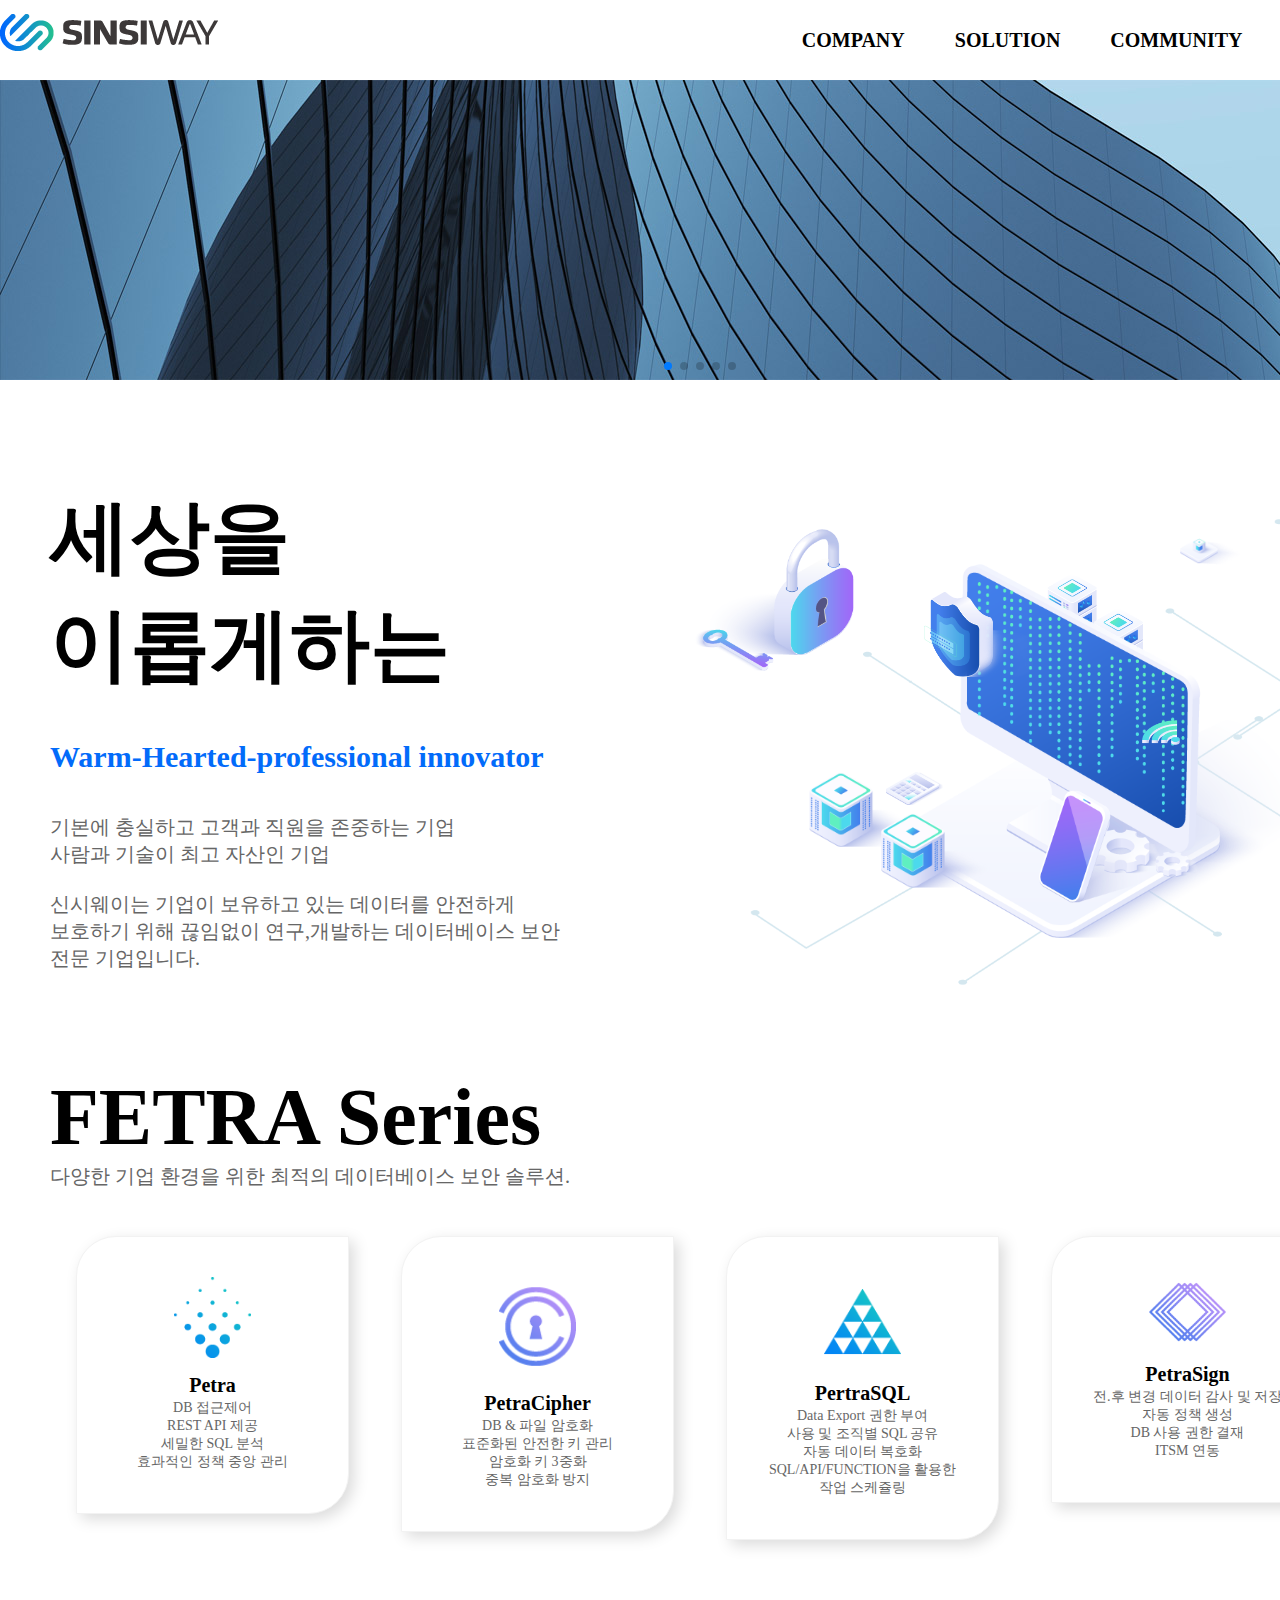
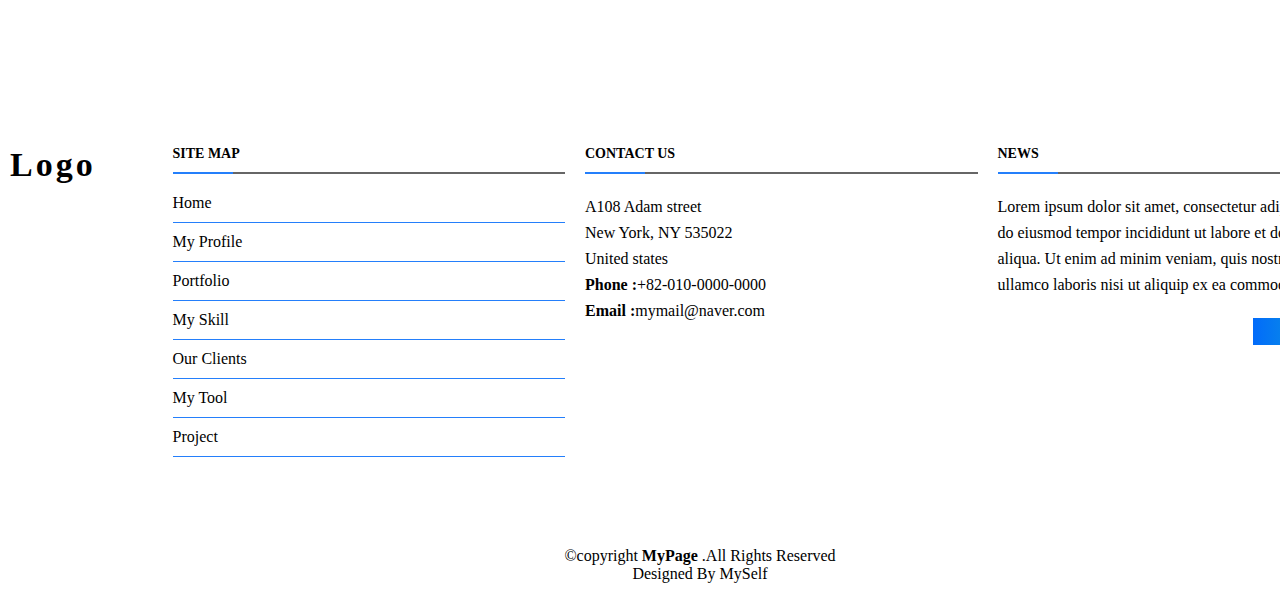
<file: index.html>
<!DOCTYPE html>
<html lang="ko">

<head>
  <meta charset="utf-8">
  <meta name="viewport" content="width=device-width, initial-scale=1, minimum-scale=1, maximum-scale=1, user-scalable=no" />
  <title>SINSIWAY</title>
  <link rel="stylesheet" href="./css/style.min.css">
  <script type="text/javascript" src="./js/jquery.min.js"></script>
  <script type="text/javascript" src="./js/common.js"></script>
  <link rel="stylesheet" href="https://unpkg.com/swiper@8/swiper-bundle.min.css" />
  <script src="https://unpkg.com/swiper@8/swiper-bundle.min.js"></script>
</head>
<body>
  <div id="wrap">
    <div class="fix-header">
      <header id="header">
        <h1 id="top-logo">
          <a href="index.html"><img src="./img/logo.png" alt="logo"></a>
        </h1>
        <!--메인메뉴-->
        <nav id="top-nav">
          <ul>
            <li><a href="./company/introduce.html">Company</a>
              <ul class="sub-menu">
                <li><a href="./company/introduce.html">Introduce</a></li>
                <li><a href="./company/history.html">History</a></li>
              </ul>
            </li>
            <li><a href="./solution/solution.html">SOLUTION</a>
              <ul class="sub-menu">
                <li><a href="./solution/petra.html">Petra</a></li>
                <li><a href="./solution/petracipher.html">PetraCipher</a></li>
                <li><a href="./solution/petrasql.html">PetraSQL</a></li>
                <li><a href="./solution/petrasign.html">PetraSing</a></li>
              </ul>
            </li>
            <li><a href="./community/notice.html">Community</a>
              <ul class="sub-menu">
                <li><a href="./community/notice.html">Notice</a></li>
                <li><a href="./community/faq.html">FAQ</a></li>
              </ul>
            </li>
            <li><a href="./location/location.html">Location</a></li>
          </ul>
        </nav>
      </header>
    </div>
    <main>
      <!-- 메인배너 -->
      <div class="swiper mySwiper">
        <div class="swiper-wrapper">
          <div class="swiper-slide"><img src="./img/sub_visual_company.jpg" alt=""></div>
          <div class="swiper-slide"><img src="./img/sub_visual_pr.jpg" alt=""></div>
          <div class="swiper-slide"><img src="./img/sub_visual_solution_petra.jpg" alt=""></div>
          <div class="swiper-slide"><img src="./img/sub_visual_pr.jpg" alt=""></div>
          <div class="swiper-slide"><img src="./img/sub_visual_support.jpg" alt=""></div>
        </div>
        <div class="swiper-button-next"></div>
        <div class="swiper-button-prev"></div>
        <div class="swiper-pagination"></div>
      </div>
      <!-- 컨텐츠 영역 -->
      <div class="container">
        <div class="content">
          <div class="inner">
            <div class="box items_2">
              <div class="items banner">
                <h1 class="title">세상을<br>이롭게하는</h1>
                <h4>Warm-Hearted-professional innovator</h4>
                <p>기본에 충실하고 고객과 직원을 존중하는 기업<br>사람과 기술이 최고 자산인 기업<br><br>신시웨이는 기업이 보유하고 있는 데이터를 안전하게<br>보호하기 위해 끊임없이 연구,개발하는 데이터베이스 보안<br>전문 기업입니다.</p>
              </div>
              <div class="items">
                <div class="img-size">
                  <div class="img-con">
                    <div class="icon-box">
                      <span class="icon icon1"><img src="./img/main_visual_icon_01.png" alt=""></span>
                      <span class="icon icon2"><img src="./img/main_visual_icon_02.png" alt=""></span>
                      <span class="icon icon3"><img src="./img/main_visual_icon_03.png" alt=""></span>
                      <span class="icon icon4"><img src="./img/main_visual_icon_04.png" alt=""></span>
                      <span class="icon icon5"><img src="./img/main_visual_icon_05.png" alt=""></span>
                      <span class="icon icon6"><img src="./img/main_visual_icon_06.png" alt=""></span>
                      <span class="icon icon7"><img src="./img/main_visual_icon_07.png" alt=""></span>
                      <span class="icon icon8"><img src="./img/main_visual_icon_08.png" alt=""></span>
                      <span class="icon computer"></span>
                    </div>
                  </div>
                <div class="bg-pc"><img src="./img/main_visual_line.png" alt=""></div>
                </div>
              </div>
              <div class="items banner" style="display:none;">
                <h1 class="title">세상을<br>이롭게하는</h1>
                <h4>Global Software Company</h4>
                <p>신시웨이는 정보보호 원칙을 기반으로 하여 기업이 보유하고<br>있는 데이터를 훼손,변조,유출로부터 보호하고<br>각 종 법규와 규정을 준수하는 등 기술적 보호조치를 위해<br>데이터베이스 보안 플래폼 Petra Series 제공하고 있습니다.</p>
              </div>
              <div class="items" style="display:none;">
                <img src="./img/thumb_nail01.jpg" alt="funiture01">
              </div>
            </div>
          </div>
          <div class="inner">
            <div class="box items_2">
              <div class="items banner">
                <h1 class="title">FETRA Series</h1>
                <p>다양한 기업 환경을 위한 최적의 데이터베이스 보안 솔루션.</p>
                <ul class="series-con">
                  <li><a href="#">
                      <dl>
                        <dt>
                          <img src="./img/main_solution_icon_01.png" alt="main_solution_icon_01">
                          <dd>
                            <strong>Petra</strong>
                            <p>DB 접근제어<br>REST API 제공<br>세밀한 SQL 분석<br>효과적인 정책 중앙 관리</p>
                          </dd>
                        </dt>
                      </dl>
                    </a></li>
                  <li><a href="#">
                      <dl>
                        <dt>
                          <img src="./img/main_solution_icon_02.png" alt="main_solution_icon_02">
                          <dd>
                            <strong>PetraCipher</strong>
                            <p>DB & 파일 암호화<br>표준화된 안전한 키 관리<br>암호화 키 3중화<br>중복 암호화 방지</p>
                          </dd>
                        </dt>
                      </dl>
                    </a></li>
                  <li><a href="#">
                      <dl>
                        <dt>
                          <img src="./img/main_solution_icon_03.png" alt="main_solution_icon_03">
                          <dd>
                            <strong>PertraSQL</strong>
                            <p>Data Export 권한 부여<br>사용 및 조직별 SQL 공유<br>자동 데이터 복호화<br>SQL/API/FUNCTION을 활용한 작업 스케쥴링</p>
                          </dd>
                        </dt>
                      </dl>
                    </a></li>
                  <li><a href="#">
                      <dl>
                        <dt>
                          <img src="./img/main_solution_icon_04.png" alt="main_solution_icon_04">
                          <dd>
                            <strong>PetraSign</strong>
                            <p>전.후 변경 데이터 감사 및 저장<br>자동 정책 생성<br>DB 사용 권한 결재<br>ITSM 연동</p>
                          </dd>
                        </dt>
                      </dl>
                    </a></li>
                </ul>
              </div>
            </div>
          </div>
        </div>
      </div>
    </main>
    <footer id="footer">
      <div class="footer-top">
        <div class="container">
          <div class="row">
            <div class="column footer-logo">
              <!-- footer logo -->
              <h3>Logo</h3>
            </div>
            <div class="column">
              <!-- site map -->
              <h4>site map</h4>
              <ul>
                <li><a href="#intro">Home</a></li>
                <li><a href="#myprofile">My Profile</a></li>
                <li><a href="#portfolio">Portfolio</a></li>
                <li><a href="#myskill">My Skill</a></li>
                <li><a href="#ourclients">Our Clients</a></li>
                <li><a href="#mytools">My Tool</a></li>
                <li><a href="#project">Project</a></li>
              </ul>
            </div>
            <div class="column">
              <!-- contact us -->
              <h4>contact us</h4>
              <p>
                A108 Adam street <br>
                New York, NY 535022<br>
                United states<br>
                <strong>Phone :</strong><a href="tel:+82-10-0000-0000">+82-010-0000-0000</a><br>
                <strong>Email :</strong><a href="mailto:mymail@naver.com">mymail@naver.com</a>
              </p>
            </div>
            <div class="column news">
              <!-- news -->
              <h4>news</h4>
              <p>Lorem ipsum dolor sit amet, consectetur adipisicing elit, sed do eiusmod tempor incididunt ut labore et dolore magna aliqua. Ut enim ad minim veniam, quis nostrud exercitation ullamco laboris nisi ut aliquip ex ea commodo consequat.
              </p>
              <form>
                <input type="text" name="search"><input type="submit" value="search">
              </form>
            </div>
          </div>
        </div>
      </div>
      <!-- footer 하단영역 -->
      <div class="container">
        <div class="copyright">
          &copy;copyright <strong>MyPage</strong> .All Rights Reserved
        </div>
        <div class="credits">
          Designed By <a href="mailto:mymail@naver.com">MySelf</a>
        </div>
      </div>
      <!-- &copy;copyright all rights reserved. -->
    </footer>
  </div>
  <script>
    var swiper = new Swiper(".mySwiper", {
      slidesPerView: 1,
      spaceBetween: 30,
      loop: true,
      pagination: {
        el: ".swiper-pagination",
        clickable: true,
      },
      navigation: {
        nextEl: ".swiper-button-next",
        prevEl: ".swiper-button-prev",
      },
    });
  </script>
</body>

</html>
</file>
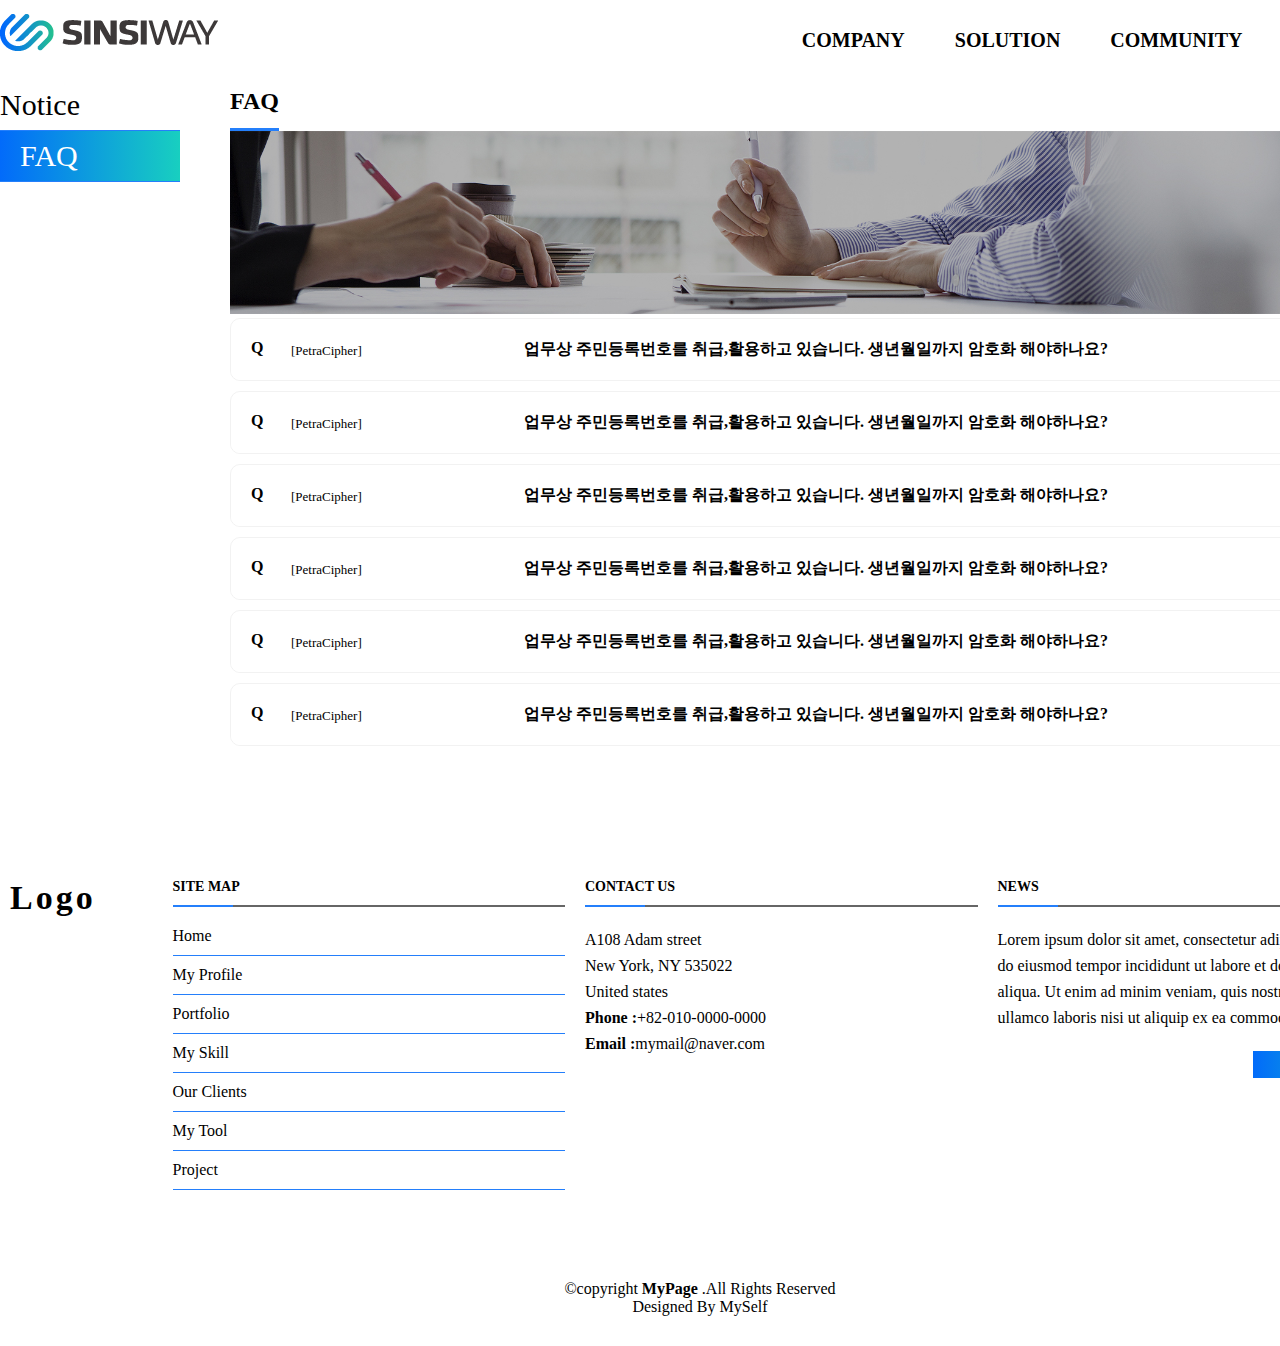
<file: community/faq.html>
<!DOCTYPE html>
<html lang="ko">
  <head>
    <meta charset="utf-8">
    <title>xwood</title>
    <link rel="stylesheet" href="../css/style.min.css">
    <script type="text/javascript" src="../js/jquery.min.js"></script>
    <script type="text/javascript" src="../js/common.js"></script>
  </head>
  <body class="subpage">
    <div id="wrap">
      <header id="header">
        <h1 id="top-logo">
          <a href="../index.html"><img src="../img/logo.png" alt="logo"></a>
        </h1>
        <!--메인메뉴-->
        <nav id="top-nav">
          <ul>
            <li><a href="../company/introduce.html">Company</a>
              <ul class="sub-menu">
                <li><a href="../company/introduce.html">Introduce</a></li>
                <li><a href="../company/ci.html">CI</a></li>
                <li><a href="../company/history.html">History</a></li>
              </ul>
            </li>
            <li><a href="../solution/solution.html">SOLUTION</a>
              <ul class="sub-menu">
                <li><a href="../solution/petra.html">Petra</a></li>
                <li><a href="../solution/petracipher.html">PetraCipher</a></li>
                <li><a href="../solution/petrasql.html">PetraSQL</a></li>
                <li><a href="../solution/petrasign.html">PetraSing</a></li>
              </ul>
            </li>
            <li><a href="../community/notice.html">Community</a>
              <ul class="sub-menu">
                <li><a href="../community/notice.html">Notice</a></li>
                <li><a href="../community/faq.html">FAQ</a></li>
              </ul>
            </li>
            <li><a href="../location/location.html">Location</a></li>
          </ul>
        </nav>
      </header>
      <main>
        <!-- 메인배너 -->
        <!-- 컨텐츠 영역 -->
        <div class="container">
          <!-- 왼쪽메뉴 -->
          <aside id="lnb">
            <ul>
              <li><a href="../community/notice.html">Notice</a></li>
              <li><a href="../community/faq.html">FAQ</a></li> <!--  ./ci.html  -->
            </ul>
          </aside>
          <div class="content">
            <h2 class="sub-title"><span>FAQ</span></h2>
            <div class="sub-main">
              <img src="../img/sub_visual_support.jpg" alt="petra">
            </div>
            <!-- <div class="inner">
              <div class="accordion">
                <dl>
                  <dt>Step.1</dt>
                  <dd>
                    <p>1Lorem ipsum dolor sit amet, consectetur adipisicing elit, sed do eiusmod tempor incididunt ut labore et dolore magna aliqua. Ut enim ad minim veniam, quis nostrud exercitation ullamco laboris nisi ut aliquip ex ea commodo consequat. Duis aute irure dolor in reprehenderit in voluptate velit esse cillum dolore eu fugiat nulla pariatur. Excepteur sint occaecat cupidatat non proident, sunt in culpa qui officia deserunt mollit anim id est laborum.</p>
                  </dd>
                  <dt>Step.2</dt>
                  <dd>
                    <p>2Lorem ipsum dolor sit amet, consectetur adipisicing elit, sed do eiusmod tempor incididunt ut labore et dolore magna aliqua. Ut enim ad minim veniam, quis nostrud exercitation ullamco laboris nisi ut aliquip ex ea commodo consequat. Duis aute irure dolor in reprehenderit in voluptate velit esse cillum dolore eu fugiat nulla pariatur. Excepteur sint occaecat cupidatat non proident, sunt in culpa qui officia deserunt mollit anim id est laborum.</p>
                  </dd>
                  <dt>Step.3</dt>
                  <dd>
                    <p>3Lorem ipsum dolor sit amet, consectetur adipisicing elit, sed do eiusmod tempor incididunt ut labore et dolore magna aliqua. Ut enim ad minim veniam, quis nostrud exercitation ullamco laboris nisi ut aliquip ex ea commodo consequat. Duis aute irure dolor in reprehenderit in voluptate velit esse cillum dolore eu fugiat nulla pariatur. Excepteur sint occaecat cupidatat non proident, sunt in culpa qui officia deserunt mollit anim id est laborum.</p>
                  </dd>
                </dl>
              </div>
            </div> -->
            <div class="inner">
              <article class="faq-con">
                <dl class="faq-item">
                  <dt>
                    <span class="question">Q</span>
                    <span class="category">[PetraCipher]</span>
                    <strong>업무상 주민등록번호를 취급,활용하고 있습니다. 생년월일까지 암호화 해야하나요?</strong>
                  </dt>
                  <dd>
                    <span class="question">A</span>
                    <div class="answer-box">
                      <p>주민등록번호와 비밀번호 등은 원칙적으로 전부 암호화해야 하나, 시스템 운영이나 고객 식별을 위해 해당 개인정보를 활용해야 하는 경우에는 그 개인정보의 일부만을 암호화할 수 있습니다.<br>예시 : 생년월일 및 성별을 포함한 앞 7자리를 제외하고 뒷자리6개 번호 이상을 암호화 (예: 750101-1******)</p><br>
                      <p class="Sources">출처 : 개인정보보호 포털, 자주하는 질문응답 28번 게시물</p>
                    </div>
                  </dd>
                </dl>
                <dl class="faq-item">
                  <dt>
                    <span class="question">Q</span>
                    <span class="category">[PetraCipher]</span>
                    <strong>업무상 주민등록번호를 취급,활용하고 있습니다. 생년월일까지 암호화 해야하나요?</strong>
                  </dt>
                  <dd>
                    <span class="question">A</span>
                    <div class="answer-box">
                      <p>주민등록번호와 비밀번호 등은 원칙적으로 전부 암호화해야 하나, 시스템 운영이나 고객 식별을 위해 해당 개인정보를 활용해야 하는 경우에는 그 개인정보의 일부만을 암호화할 수 있습니다.<br>예시 : 생년월일 및 성별을 포함한 앞 7자리를 제외하고 뒷자리6개 번호 이상을 암호화 (예: 750101-1******)</p><br>
                      <p class="Sources">출처 : 개인정보보호 포털, 자주하는 질문응답 28번 게시물</p>
                    </div>
                  </dd>
                </dl>
                <dl class="faq-item">
                  <dt>
                    <span class="question">Q</span>
                    <span class="category">[PetraCipher]</span>
                    <strong>업무상 주민등록번호를 취급,활용하고 있습니다. 생년월일까지 암호화 해야하나요?</strong>
                  </dt>
                  <dd>
                    <span class="question">A</span>
                    <div class="answer-box">
                      <p>주민등록번호와 비밀번호 등은 원칙적으로 전부 암호화해야 하나, 시스템 운영이나 고객 식별을 위해 해당 개인정보를 활용해야 하는 경우에는 그 개인정보의 일부만을 암호화할 수 있습니다.<br>예시 : 생년월일 및 성별을 포함한 앞 7자리를 제외하고 뒷자리6개 번호 이상을 암호화 (예: 750101-1******)</p><br>
                      <p class="Sources">출처 : 개인정보보호 포털, 자주하는 질문응답 28번 게시물</p>
                    </div>
                  </dd>
                </dl>
                <dl class="faq-item">
                  <dt>
                    <span class="question">Q</span>
                    <span class="category">[PetraCipher]</span>
                    <strong>업무상 주민등록번호를 취급,활용하고 있습니다. 생년월일까지 암호화 해야하나요?</strong>
                  </dt>
                  <dd>
                    <span class="question">A</span>
                    <div class="answer-box">
                      <p>주민등록번호와 비밀번호 등은 원칙적으로 전부 암호화해야 하나, 시스템 운영이나 고객 식별을 위해 해당 개인정보를 활용해야 하는 경우에는 그 개인정보의 일부만을 암호화할 수 있습니다.<br>예시 : 생년월일 및 성별을 포함한 앞 7자리를 제외하고 뒷자리6개 번호 이상을 암호화 (예: 750101-1******)</p><br>
                      <p class="Sources">출처 : 개인정보보호 포털, 자주하는 질문응답 28번 게시물</p>
                    </div>
                  </dd>
                </dl>
                <dl class="faq-item">
                  <dt>
                    <span class="question">Q</span>
                    <span class="category">[PetraCipher]</span>
                    <strong>업무상 주민등록번호를 취급,활용하고 있습니다. 생년월일까지 암호화 해야하나요?</strong>
                  </dt>
                  <dd>
                    <span class="question">A</span>
                    <div class="answer-box">
                      <p>주민등록번호와 비밀번호 등은 원칙적으로 전부 암호화해야 하나, 시스템 운영이나 고객 식별을 위해 해당 개인정보를 활용해야 하는 경우에는 그 개인정보의 일부만을 암호화할 수 있습니다.<br>예시 : 생년월일 및 성별을 포함한 앞 7자리를 제외하고 뒷자리6개 번호 이상을 암호화 (예: 750101-1******)</p><br>
                      <p class="Sources">출처 : 개인정보보호 포털, 자주하는 질문응답 28번 게시물</p>
                    </div>
                  </dd>
                </dl>
                <dl class="faq-item">
                  <dt>
                    <span class="question">Q</span>
                    <span class="category">[PetraCipher]</span>
                    <strong>업무상 주민등록번호를 취급,활용하고 있습니다. 생년월일까지 암호화 해야하나요?</strong>
                  </dt>
                  <dd>
                    <span class="question">A</span>
                    <div class="answer-box">
                      <p>주민등록번호와 비밀번호 등은 원칙적으로 전부 암호화해야 하나, 시스템 운영이나 고객 식별을 위해 해당 개인정보를 활용해야 하는 경우에는 그 개인정보의 일부만을 암호화할 수 있습니다.<br>예시 : 생년월일 및 성별을 포함한 앞 7자리를 제외하고 뒷자리6개 번호 이상을 암호화 (예: 750101-1******)</p><br>
                      <p class="Sources">출처 : 개인정보보호 포털, 자주하는 질문응답 28번 게시물</p>
                    </div>
                  </dd>
                </dl>
              </article>
            </div>
          </div>
        </div>
      </main>
      <footer id="footer">
        <div class="footer-top">
          <div class="container">
            <div class="row">
              <div class="column footer-logo">
                <!-- footer logo -->
                <h3>Logo</h3>
              </div>
              <div class="column">
                <!-- site map -->
                <h4>site map</h4>
                <ul>
                  <li><a href="#intro">Home</a></li>
                  <li><a href="#myprofile">My Profile</a></li>
                  <li><a href="#portfolio">Portfolio</a></li>
                  <li><a href="#myskill">My Skill</a></li>
                  <li><a href="#ourclients">Our Clients</a></li>
                  <li><a href="#mytools">My Tool</a></li>
                  <li><a href="#project">Project</a></li>
                </ul>
              </div>
              <div class="column">
                <!-- contact us -->
                <h4>contact us</h4>
                <p>
                  A108 Adam street <br>
                  New York, NY 535022<br>
                  United states<br>
                  <strong>Phone :</strong><a href="tel:+82-10-0000-0000">+82-010-0000-0000</a><br>
                  <strong>Email :</strong><a href="mailto:mymail@naver.com">mymail@naver.com</a>
                </p>
              </div>
              <div class="column news">
                <!-- news -->
                <h4>news</h4>
                <p>Lorem ipsum dolor sit amet, consectetur adipisicing elit, sed do eiusmod tempor incididunt ut labore et dolore magna aliqua. Ut enim ad minim veniam, quis nostrud exercitation ullamco laboris nisi ut aliquip ex ea commodo consequat.</p>
                <form>
                  <input type="text" name="search"><input type="submit" value="search">
                </form>
              </div>
            </div>
          </div>
        </div>
        <!-- footer 하단영역 -->
        <div class="container">
          <div class="copyright">
            &copy;copyright <strong>MyPage</strong> .All Rights Reserved
          </div>
          <div class="credits">
            Designed By <a href="mailto:mymail@naver.com">MySelf</a>
          </div>
        </div>
        <!-- &copy;copyright all rights reserved. -->
      </footer>
    </div>
  </body>
</html>
</file>
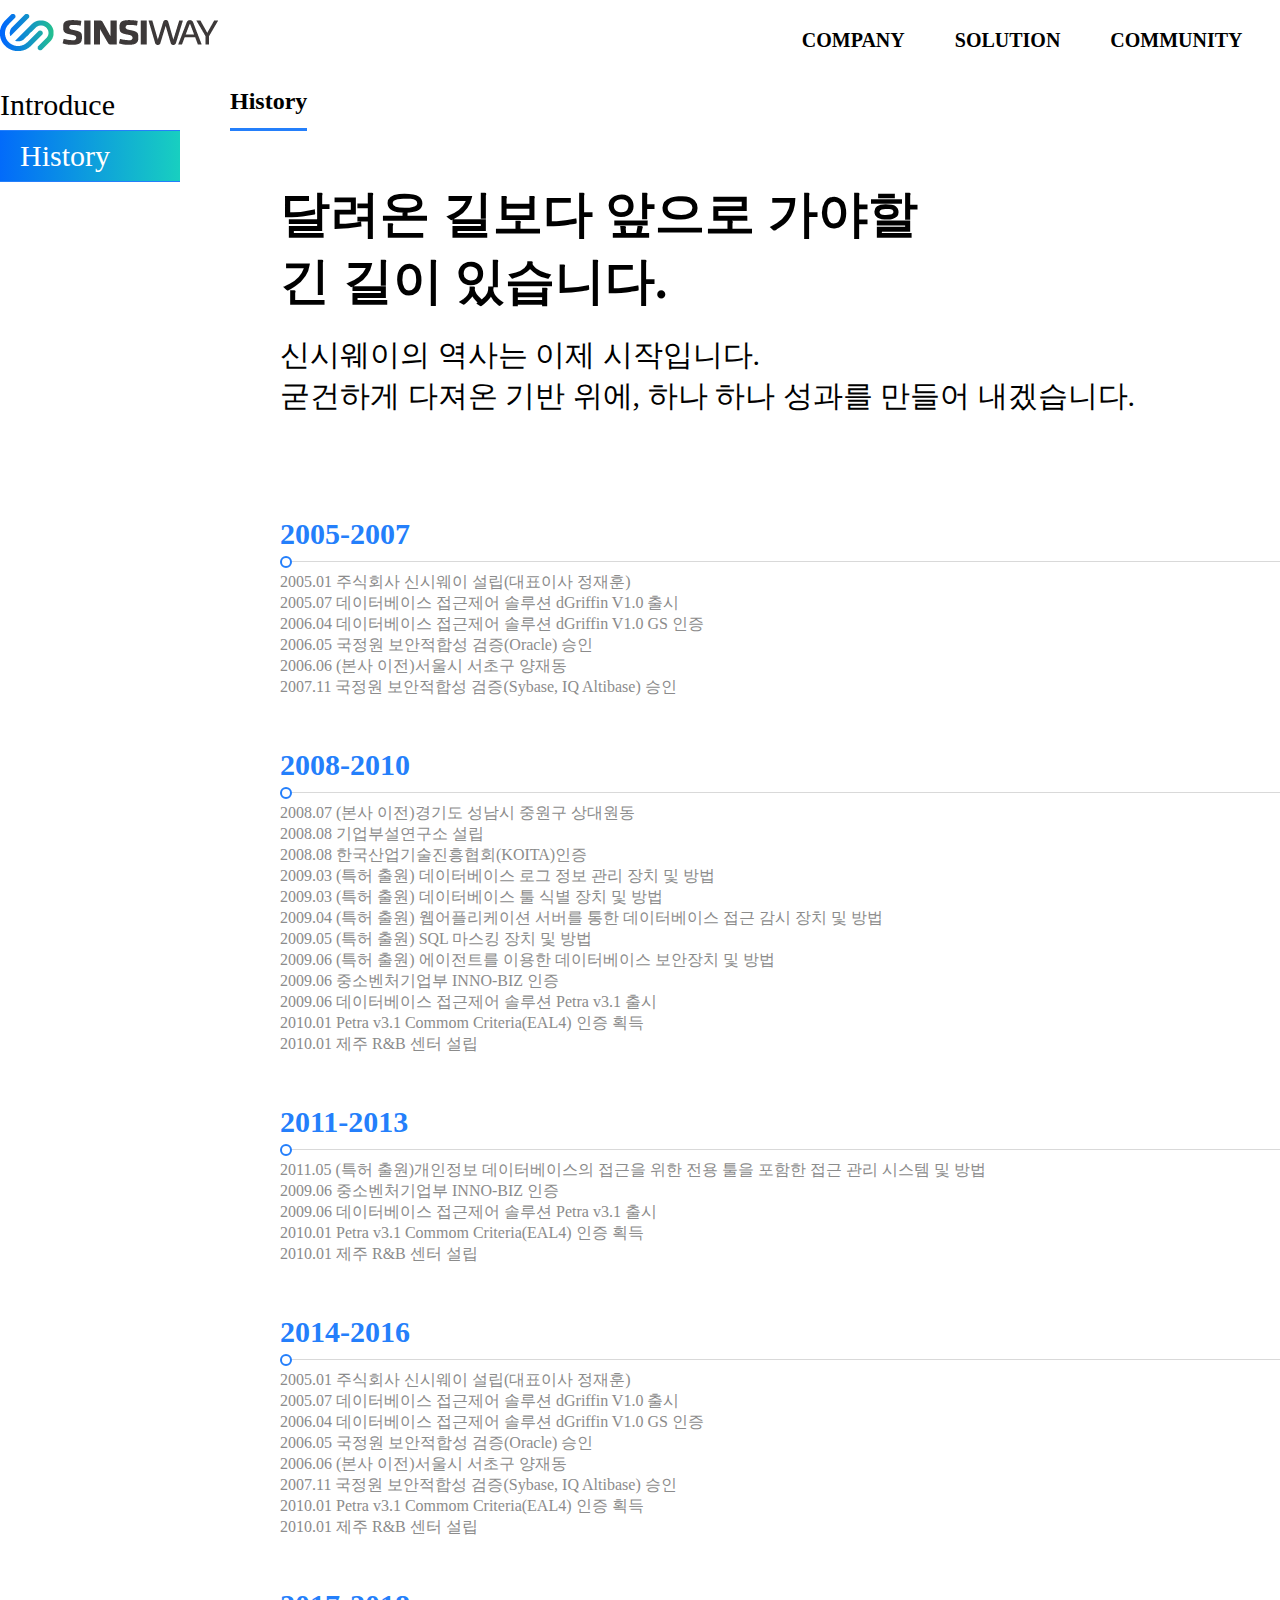
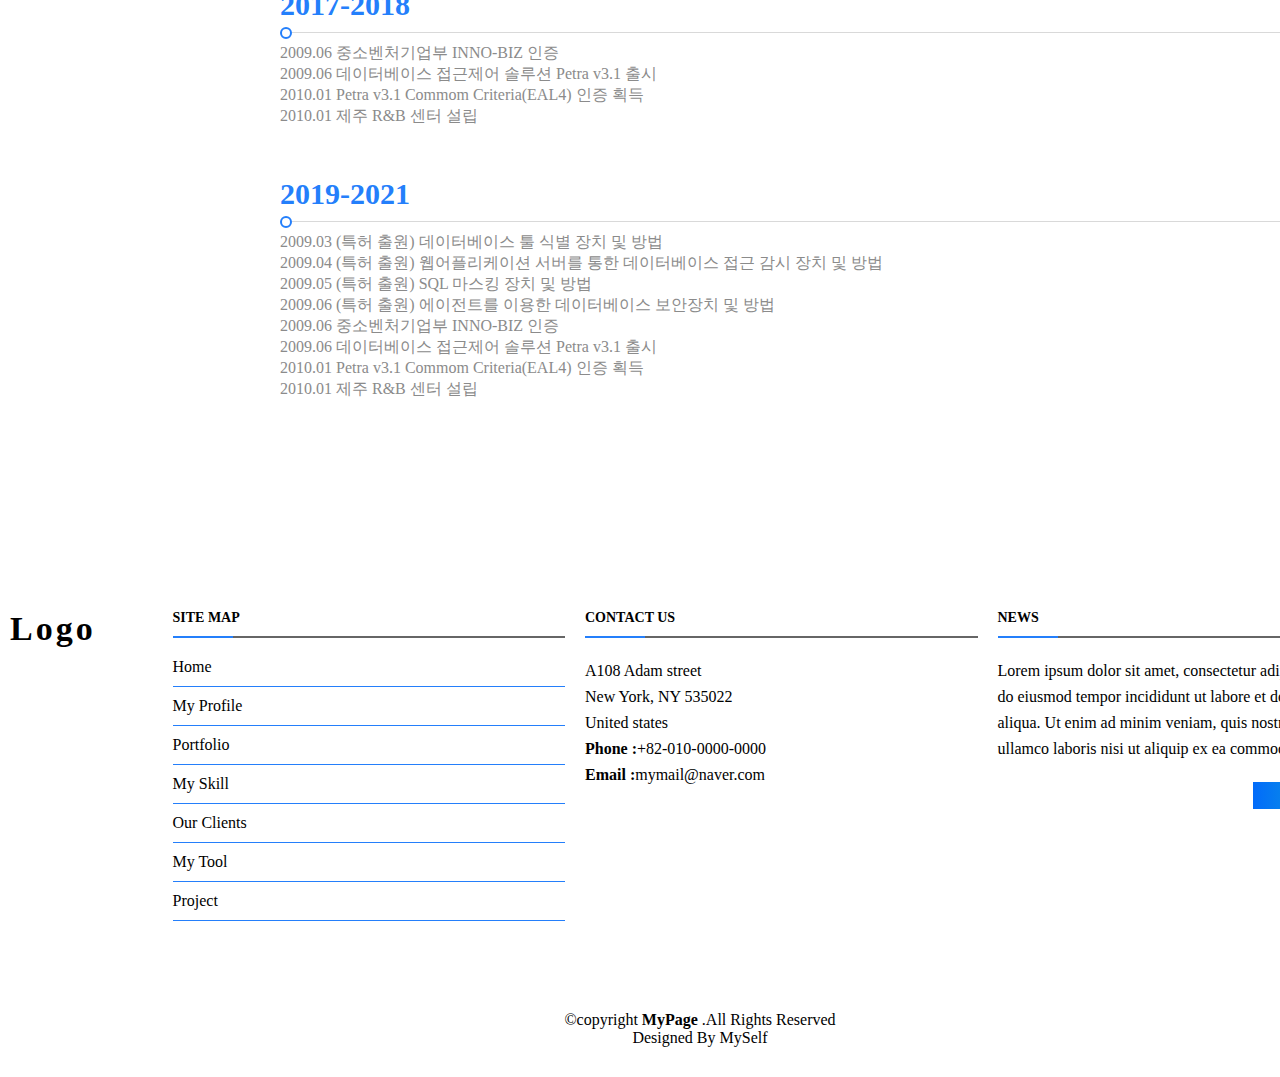
<file: company/history.html>
<!DOCTYPE html>
<html lang="ko">
  <head>
    <meta charset="utf-8">
    <title>xwood</title>
    <link rel="stylesheet" href="../css/style.min.css">
    <script type="text/javascript" src="../js/jquery.min.js"></script>
    <script type="text/javascript" src="../js/common.js"></script>
  </head>
  <body class="subpage">
    <div id="wrap">
      <header id="header">
        <h1 id="top-logo">
          <a href="../index.html"><img src="../img/logo.png" alt="logo"></a>
        </h1>
        <!--메인메뉴-->
        <nav id="top-nav">
          <ul>
            <li><a href="../company/introduce.html">Company</a>
              <ul class="sub-menu">
                <li><a href="../company/introduce.html">Introduce</a></li>
                <li><a href="../company/history.html">History</a></li>
              </ul>
            </li>
            <li><a href="../solution/solution.html">SOLUTION</a>
              <ul class="sub-menu">
                <li><a href="../solution/petra.html">Petra</a></li>
                <li><a href="../solution/petracipher.html">PetraCipher</a></li>
                <li><a href="../solution/petrasql.html">PetraSQL</a></li>
                <li><a href="../solution/petrasign.html">PetraSing</a></li>
              </ul>
            </li>
            <li><a href="../community/notice.html">Community</a>
              <ul class="sub-menu">
                <li><a href="../community/notice.html">Notice</a></li>
                <li><a href="../community/faq.html">FAQ</a></li>
              </ul>
            </li>
            <li><a href="../location/location.html">Location</a></li>
          </ul>
        </nav>
      </header>
      <main>
        <!-- 메인배너 -->
        <!-- 컨텐츠 영역 -->
        <div class="container">
          <!-- 왼쪽메뉴 -->
          <aside id="lnb">
            <ul>
              <li><a  href="../company/introduce.html">Introduce</a></li>
              <li><a href="../company/history.html">History</a></li>
            </ul>
          </aside>
          <div class="content">
            <h2 class="sub-title"><span>History</span></h2>
            <div class="inner">
              <div class="box">
                <div class="items">
                  <h3 class="main-title">달려온 길보다 앞으로 가야할<br>긴 길이 있습니다.</h3>
                  <p>신시웨이의 역사는 이제 시작입니다.<br>굳건하게 다져온 기반 위에, 하나 하나 성과를 만들어 내겠습니다.</p>
                </div>
                <div class="items">
                  <div class="history-box">
                    <ul>
                      <li>
                        <dl>
                          <dt>
                            <strong class="year">2005-2007</strong>
                          </dt>
                          <dd>
                            <div class="txt-box">
                              <p class="txt">2005.01 주식회사 신시웨이 설립(대표이사 정재훈)</p>
                              <p class="txt">2005.07 데이터베이스 접근제어 솔루션 dGriffin V1.0 출시</p>
                              <p class="txt">2006.04 데이터베이스 접근제어 솔루션 dGriffin V1.0 GS 인증</p>
                              <p class="txt">2006.05 국정원 보안적합성 검증(Oracle) 승인</p>
                              <p class="txt">2006.06 (본사 이전)서울시 서초구 양재동</p>
                              <p class="txt">2007.11 국정원 보안적합성 검증(Sybase, IQ Altibase) 승인</p>
                            </div>
                          </dd>
                        </dl>
                      </li>
                      <li>
                        <dl>
                          <dt>
                            <strong class="year">2008-2010</strong>
                          </dt>
                          <dd>
                            <div class="txt-box">
                              <p class="txt">2008.07 (본사 이전)경기도 성남시 중원구 상대원동</p>
                              <p class="txt">2008.08 기업부설연구소 설립</p>
                              <p class="txt">2008.08 한국산업기술진흥협회(KOITA)인증</p>
                              <p class="txt">2009.03 (특허 출원) 데이터베이스 로그 정보 관리 장치 및 방법</p>
                              <p class="txt">2009.03 (특허 출원) 데이터베이스 툴 식별 장치 및 방법</p>
                              <p class="txt">2009.04 (특허 출원) 웹어플리케이션 서버를 통한 데이터베이스 접근 감시 장치 및 방법</p>
                              <p class="txt">2009.05 (특허 출원) SQL 마스킹 장치 및 방법</p>
                              <p class="txt">2009.06 (특허 출원) 에이전트를 이용한 데이터베이스 보안장치 및 방법</p>
                              <p class="txt">2009.06 중소벤처기업부 INNO-BIZ 인증</p>
                              <p class="txt">2009.06 데이터베이스 접근제어 솔루션 Petra v3.1 출시</p>
                              <p class="txt">2010.01 Petra v3.1 Commom Criteria(EAL4) 인증 획득</p>
                              <p class="txt">2010.01 제주 R&B 센터 설립</p>
                            </div>
                          </dd>
                        </dl>
                      </li>
                      <li>
                        <dl>
                          <dt>
                            <strong class="year">2011-2013</strong>
                          </dt>
                          <dd>
                            <div class="txt-box">
                              <p class="txt">2011.05 (특허 출원)개인정보 데이터베이스의 접근을 위한 전용 툴을 포함한 접근 관리 시스템 및 방법</p>
                              <p class="txt">2009.06 중소벤처기업부 INNO-BIZ 인증</p>
                              <p class="txt">2009.06 데이터베이스 접근제어 솔루션 Petra v3.1 출시</p>
                              <p class="txt">2010.01 Petra v3.1 Commom Criteria(EAL4) 인증 획득</p>
                              <p class="txt">2010.01 제주 R&B 센터 설립</p>
                            </div>
                          </dd>
                        </dl>
                      </li>
                      <li>
                        <dl>
                          <dt>
                            <strong class="year">2014-2016</strong>
                          </dt>
                          <dd>
                            <div class="txt-box">
                              <p class="txt">2005.01 주식회사 신시웨이 설립(대표이사 정재훈)</p>
                              <p class="txt">2005.07 데이터베이스 접근제어 솔루션 dGriffin V1.0 출시</p>
                              <p class="txt">2006.04 데이터베이스 접근제어 솔루션 dGriffin V1.0 GS 인증</p>
                              <p class="txt">2006.05 국정원 보안적합성 검증(Oracle) 승인</p>
                              <p class="txt">2006.06 (본사 이전)서울시 서초구 양재동</p>
                              <p class="txt">2007.11 국정원 보안적합성 검증(Sybase, IQ Altibase) 승인</p>
                              <p class="txt">2010.01 Petra v3.1 Commom Criteria(EAL4) 인증 획득</p>
                              <p class="txt">2010.01 제주 R&B 센터 설립</p>
                            </div>
                          </dd>
                        </dl>
                      </li>
                      <li>
                        <dl>
                          <dt>
                            <strong class="year">2017-2018</strong>
                          </dt>
                          <dd>
                            <div class="txt-box">
                              <p class="txt">2009.06 중소벤처기업부 INNO-BIZ 인증</p>
                              <p class="txt">2009.06 데이터베이스 접근제어 솔루션 Petra v3.1 출시</p>
                              <p class="txt">2010.01 Petra v3.1 Commom Criteria(EAL4) 인증 획득</p>
                              <p class="txt">2010.01 제주 R&B 센터 설립</p>
                            </div>
                          </dd>
                        </dl>
                      </li>
                      <li>
                        <dl>
                          <dt>
                            <strong class="year">2019-2021</strong>
                          </dt>
                          <dd>
                            <div class="txt-box">
                              <p class="txt">2009.03 (특허 출원) 데이터베이스 툴 식별 장치 및 방법</p>
                              <p class="txt">2009.04 (특허 출원) 웹어플리케이션 서버를 통한 데이터베이스 접근 감시 장치 및 방법</p>
                              <p class="txt">2009.05 (특허 출원) SQL 마스킹 장치 및 방법</p>
                              <p class="txt">2009.06 (특허 출원) 에이전트를 이용한 데이터베이스 보안장치 및 방법</p>
                              <p class="txt">2009.06 중소벤처기업부 INNO-BIZ 인증</p>
                              <p class="txt">2009.06 데이터베이스 접근제어 솔루션 Petra v3.1 출시</p>
                              <p class="txt">2010.01 Petra v3.1 Commom Criteria(EAL4) 인증 획득</p>
                              <p class="txt">2010.01 제주 R&B 센터 설립</p>
                            </div>
                          </dd>
                        </dl>
                      </li>
                    </ul>
                  </div>
                </div>
              </div>
            </div>
          </div>
        </div>
      </main>
      <footer id="footer">
        <div class="footer-top">
          <div class="container">
            <div class="row">
              <div class="column footer-logo">
                <!-- footer logo -->
                <h3>Logo</h3>
              </div>
              <div class="column">
                <!-- site map -->
                <h4>site map</h4>
                <ul>
                  <li><a href="#intro">Home</a></li>
                  <li><a href="#myprofile">My Profile</a></li>
                  <li><a href="#portfolio">Portfolio</a></li>
                  <li><a href="#myskill">My Skill</a></li>
                  <li><a href="#ourclients">Our Clients</a></li>
                  <li><a href="#mytools">My Tool</a></li>
                  <li><a href="#project">Project</a></li>
                </ul>
              </div>
              <div class="column">
                <!-- contact us -->
                <h4>contact us</h4>
                <p>
                  A108 Adam street <br>
                  New York, NY 535022<br>
                  United states<br>
                  <strong>Phone :</strong><a href="tel:+82-10-0000-0000">+82-010-0000-0000</a><br>
                  <strong>Email :</strong><a href="mailto:mymail@naver.com">mymail@naver.com</a>
                </p>
              </div>
              <div class="column news">
                <!-- news -->
                <h4>news</h4>
                <p>Lorem ipsum dolor sit amet, consectetur adipisicing elit, sed do eiusmod tempor incididunt ut labore et dolore magna aliqua. Ut enim ad minim veniam, quis nostrud exercitation ullamco laboris nisi ut aliquip ex ea commodo consequat.</p>
                <form>
                  <input type="text" name="search"><input type="submit" value="search">
                </form>
              </div>
            </div>
          </div>
        </div>
        <!-- footer 하단영역 -->
        <div class="container">
          <div class="copyright">
            &copy;copyright <strong>MyPage</strong> .All Rights Reserved
          </div>
          <div class="credits">
            Designed By <a href="mailto:mymail@naver.com">MySelf</a>
          </div>
        </div>
        <!-- &copy;copyright all rights reserved. -->
      </footer>
    </div>
  </body>
</html>
</file>
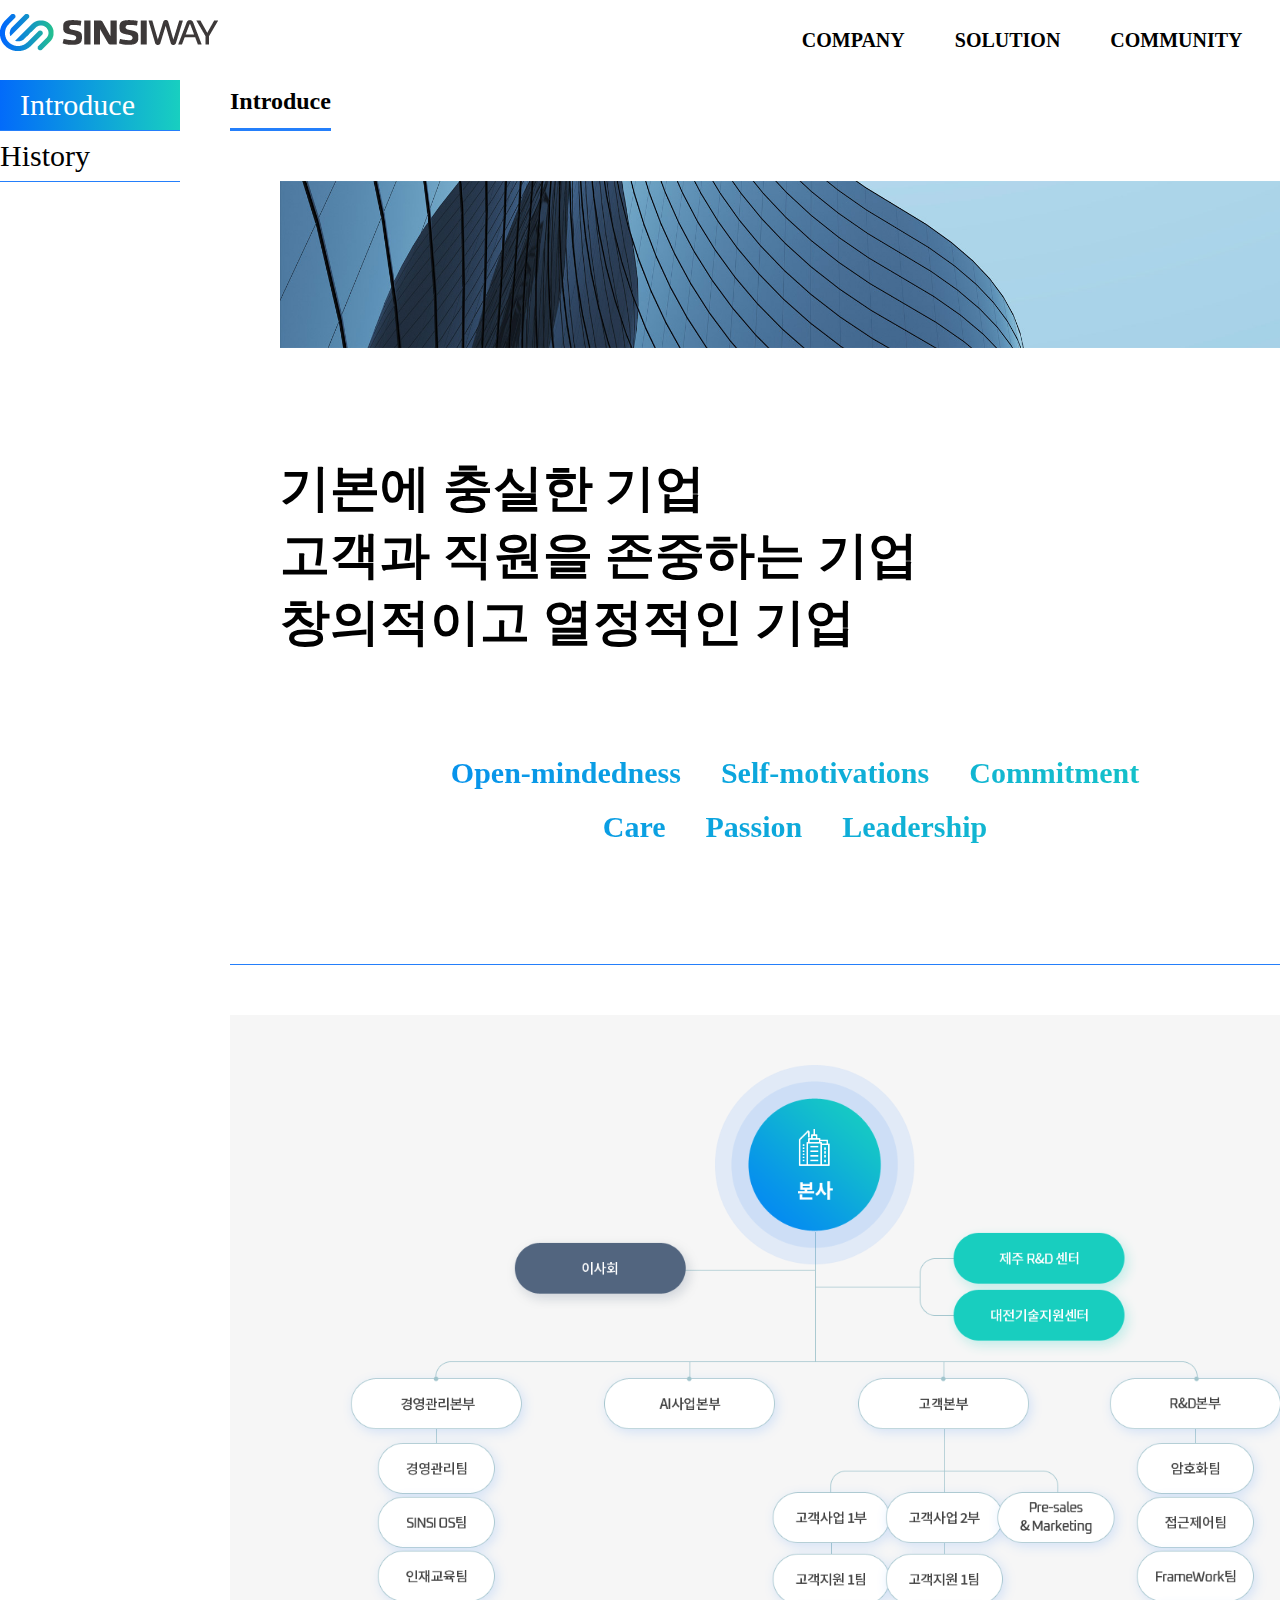
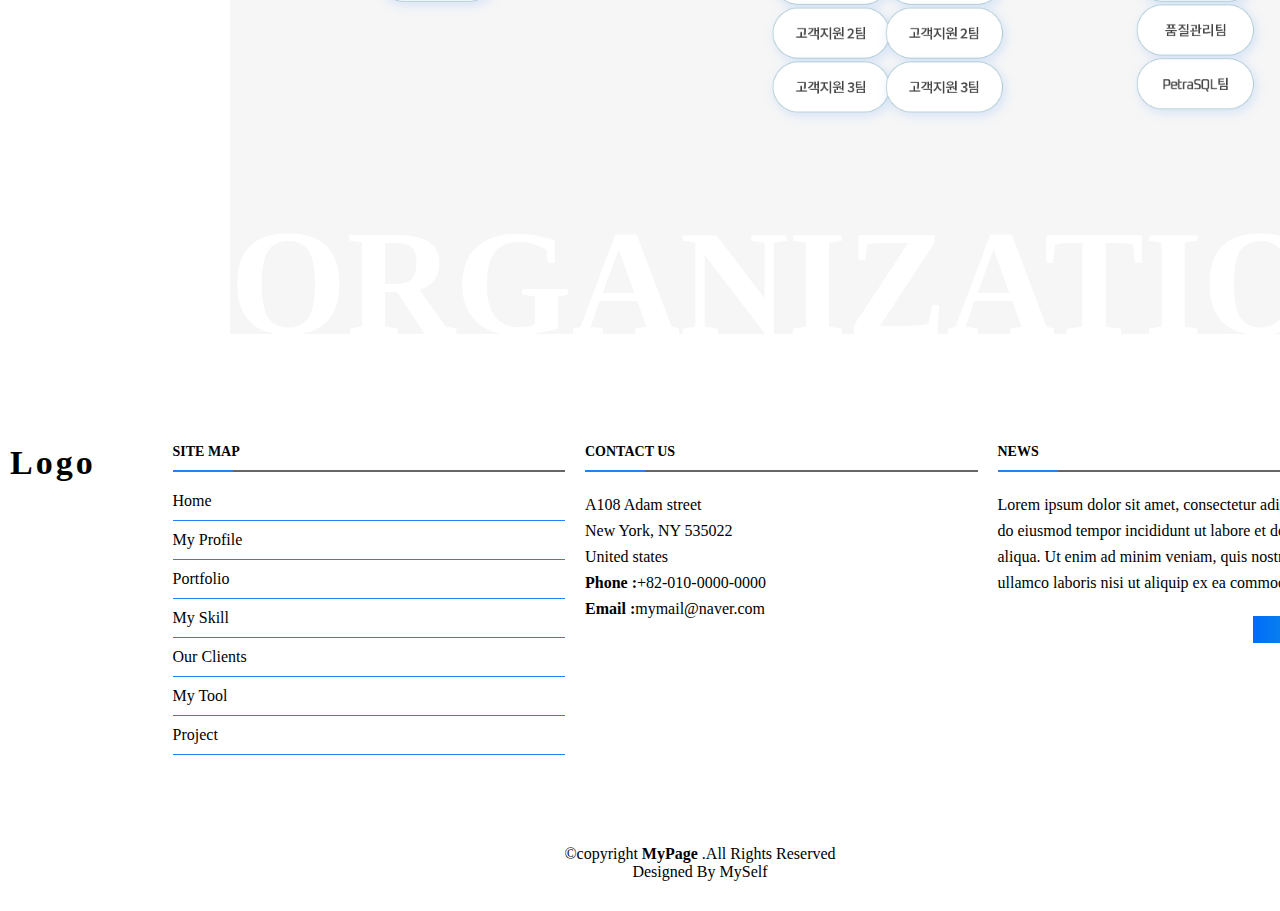
<file: company/introduce.html>
<!DOCTYPE html>
<html lang="ko">
  <head>
    <meta charset="utf-8">
    <title>xwood</title>
    <link rel="stylesheet" href="../css/style.min.css">
    <script type="text/javascript" src="../js/jquery.min.js"></script>
    <script type="text/javascript" src="../js/common.js"></script>
  </head>
  <body class="subpage">
    <div id="wrap">
      <header id="header">
        <h1 id="top-logo">
          <a href="../index.html"><img src="../img/logo.png" alt="logo"></a>
        </h1>
        <!--메인메뉴-->
        <nav id="top-nav">
          <ul>
            <li><a href="../company/introduce.html">Company</a>
              <ul class="sub-menu">
                <li><a href="../company/introduce.html">Introduce</a></li>
                <li><a href="../company/history.html">History</a></li>
              </ul>
            </li>
            <li><a href="../solution/solution.html">SOLUTION</a>
              <ul class="sub-menu">
                <li><a href="../solution/petra.html">Petra</a></li>
                <li><a href="../solution/petracipher.html">PetraCipher</a></li>
                <li><a href="../solution/petrasql.html">PetraSQL</a></li>
                <li><a href="../solution/petrasign.html">PetraSing</a></li>
              </ul>
            </li>
            <li><a href="../community/notice.html">Community</a>
              <ul class="sub-menu">
                <li><a href="../community/notice.html">Notice</a></li>
                <li><a href="../community/faq.html">FAQ</a></li>
              </ul>
            </li>
            <li><a href="../location/location.html">Location</a></li>
          </ul>
        </nav>
      </header>
      <main>
        <!-- 컨텐츠 영역 -->
        <div class="container">
          <!-- 왼쪽메뉴 -->
          <aside id="lnb">
            <ul>
              <li><a href="../company/introduce.html">Introduce</a></li>
              <li><a href="../company/history.html">History</a></li>
            </ul>
          </aside>
          <div class="content">
            <h2 class="sub-title"><span>Introduce</span></h2>
            <div class="inner">
              <div class="box">
                <div class="items">
                  <img src="../img/sub_visual_company.jpg" alt="company_img01">
                </div>
                <div class="items">
                  <h3 class="main-title">기본에 충실한 기업<br>고객과 직원을 존중하는 기업<br>창의적이고 열정적인 기업</h3>
                  <div class="tit">
                    <strong>
                      <span>Open-mindedness</span>
                      <span>Self-motivations</span>
                      <span>Commitment</span>
                    </strong>
                    <strong>
                      <span>Care</span>
                      <span>Passion</span>
                      <span>Leadership</span>
                    </strong>
                  </div>
                </div>
              </div>
            </div>
            <div class="inner">
              <div class="box back-color">
                <div class="items">
                  <img src="../img/org_img.png" alt="company_img01">
                </div>
              </div>
            </div>
          </div>
        </div>
      </main>
      <footer id="footer">
        <div class="footer-top">
          <div class="container">
            <div class="row">
              <div class="column footer-logo">
                <!-- footer logo -->
                <h3>Logo</h3>
              </div>
              <div class="column">
                <!-- site map -->
                <h4>site map</h4>
                <ul>
                  <li><a href="#intro">Home</a></li>
                  <li><a href="#myprofile">My Profile</a></li>
                  <li><a href="#portfolio">Portfolio</a></li>
                  <li><a href="#myskill">My Skill</a></li>
                  <li><a href="#ourclients">Our Clients</a></li>
                  <li><a href="#mytools">My Tool</a></li>
                  <li><a href="#project">Project</a></li>
                </ul>
              </div>
              <div class="column">
                <!-- contact us -->
                <h4>contact us</h4>
                <p>
                  A108 Adam street <br>
                  New York, NY 535022<br>
                  United states<br>
                  <strong>Phone :</strong><a href="tel:+82-10-0000-0000">+82-010-0000-0000</a><br>
                  <strong>Email :</strong><a href="mailto:mymail@naver.com">mymail@naver.com</a>
                </p>
              </div>
              <div class="column news">
                <!-- news -->
                <h4>news</h4>
                <p>Lorem ipsum dolor sit amet, consectetur adipisicing elit, sed do eiusmod tempor incididunt ut labore et dolore magna aliqua. Ut enim ad minim veniam, quis nostrud exercitation ullamco laboris nisi ut aliquip ex ea commodo consequat.</p>
                <form>
                  <input type="text" name="search"><input type="submit" value="search">
                </form>
              </div>
            </div>
          </div>
        </div>
        <!-- footer 하단영역 -->
        <div class="container">
          <div class="copyright">
            &copy;copyright <strong>MyPage</strong> .All Rights Reserved
          </div>
          <div class="credits">
            Designed By <a href="mailto:mymail@naver.com">MySelf</a>
          </div>
        </div>
        <!-- &copy;copyright all rights reserved. -->
      </footer>
    </div>
  </body>
</html>
</file>
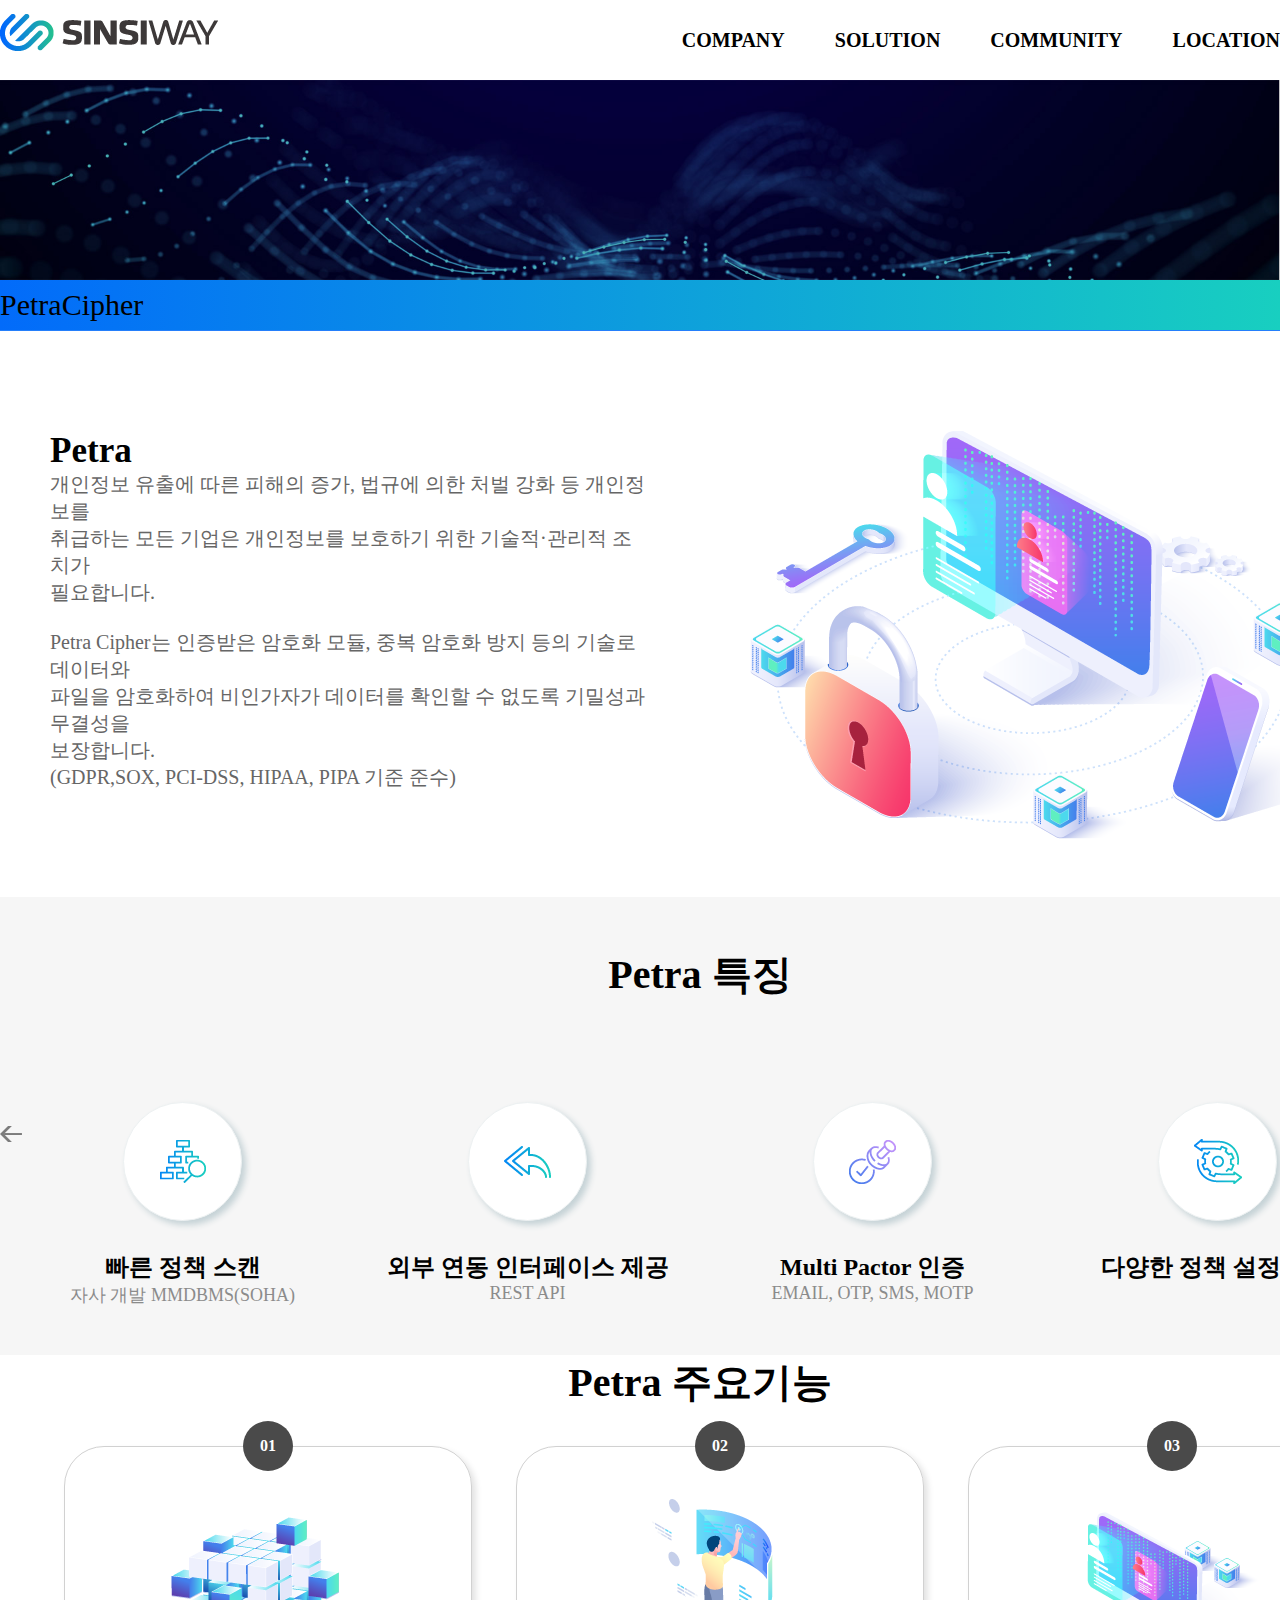
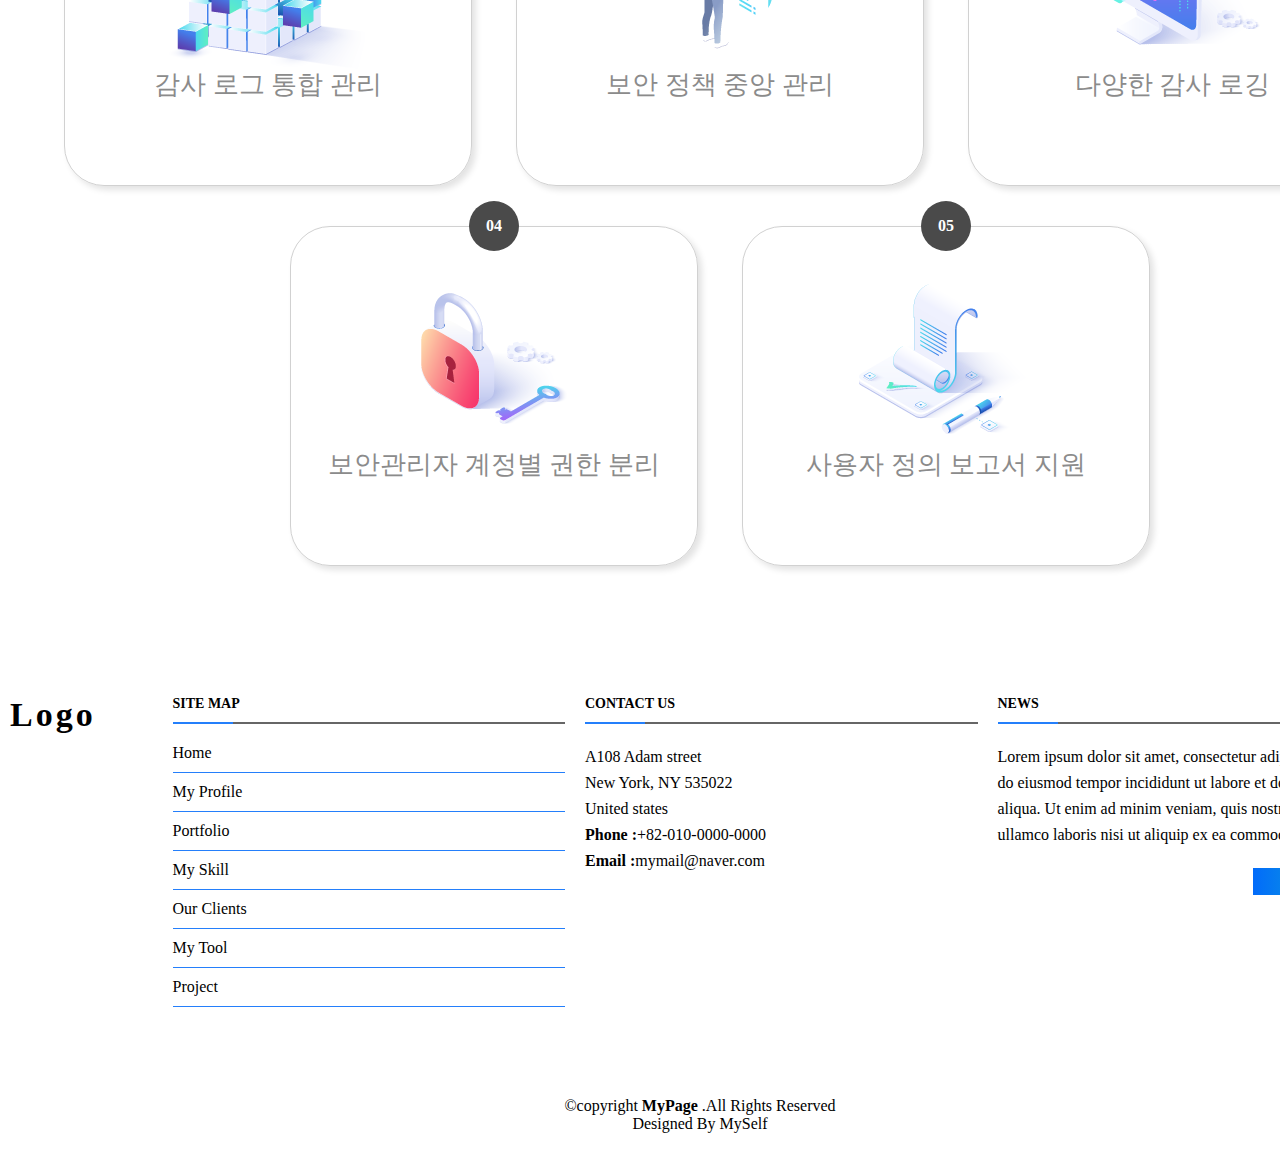
<file: solution/petracipher.html>
<!DOCTYPE html>
<html lang="ko">

<head>
  <meta charset="utf-8">
  <title>xwood</title>
  <link rel="stylesheet" href="../css/style.min.css">
  <script type="text/javascript" src="../js/jquery.min.js"></script>
  <script type="text/javascript" src="../js/common.js"></script>
  <link rel="stylesheet" href="https://unpkg.com/swiper@8/swiper-bundle.min.css" />
  <script src="https://unpkg.com/swiper@8/swiper-bundle.min.js"></script>
</head>

<body class="sub-page">
  <header id="header">
    <h1 id="top-logo">
      <a href="../index.html"><img src="../img/logo.png" alt="logo"></a>
    </h1>
    <!--메인메뉴-->
    <nav id="top-nav">
      <ul>
        <li><a href="../company/introduce.html">Company</a>
          <ul class="sub-menu">
            <li><a href="../company/introduce.html">Introduce</a></li>
            <li><a href="../company/history.html">History</a></li>
          </ul>
        </li>
        <li><a href="../solution/solution.html">SOLUTION</a>
          <ul class="sub-menu">
            <li><a href="../solution/solution.html">Petra</a></li>
            <li><a href="../solution/petracipher.html">PetraCipher</a></li>
            <li><a href="../solution/petrasql.html">PetraSQL</a></li>
            <li><a href="../solution/petrasign.html">PetraSing</a></li>
          </ul>
        </li>
        <li><a href="../community/notice.html">Community</a>
          <ul class="sub-menu">
            <li><a href="../community/notice.html">Notice</a></li>
            <li><a href="../community/faq.html">FAQ</a></li>
          </ul>
        </li>
        <li><a href="../location/location.html">Location</a></li>
      </ul>
    </nav>
  </header>
  <div class="sub-main">
    <img src="../img/sub_visual_solution_petra.jpg" alt="petra">
  </div>
  <aside id="lnb">
    <div class="side-tit"><span>PetraCipher</span>
      <ul class="sub-side">
        <li><a href="../solution/solution.html">Petra</a></li>
        <li><a href="../solution/petracipher.html">PetraCipher</a></li>
        <li><a href="../solution/petrasql.html">PetraSQL</a></li>
        <li><a href="../solution/petrasign.html">PetraSing</a></li>
      </ul>
    </div>
  </aside>
  <div id="wrap">
    <main>
      <!-- 메인배너 -->
      <!-- 컨텐츠 영역 -->
      <div class="container">
        <!-- 왼쪽메뉴 -->
        <div class="content">
          <div class="inner">
            <div class="box items_2">
              <div class="items banner">
                <h3>Petra</h3>
                <p>개인정보 유출에 따른 피해의 증가, 법규에 의한 처벌 강화 등 개인정보를<br>취급하는 모든 기업은 개인정보를 보호하기 위한 기술적·관리적 조치가<br>필요합니다.<br><br>
                  Petra Cipher는 인증받은 암호화 모듈, 중복 암호화 방지 등의 기술로 데이터와<br>파일을 암호화하여 비인가자가 데이터를 확인할 수 없도록 기밀성과 무결성을<br>보장합니다.<br>(GDPR,SOX, PCI-DSS, HIPAA, PIPA 기준 준수)</p>
              </div>
              <div class="items">
                <img src="../img/cipher_img01.png" alt="petra01">
              </div>
            </div>
          </div>
          <div id="carousel-wrap" class="inner">
            <h1>Petra 특징</h1>
            <div id="carousel-box">
              <p id="carousel-prev" class="carousel btn"><img src="../img/solution_prev_btn.png" alt="prev"></p>
              <p id="carousel-next" class="carousel btn"><img src="../img/solution_next_btn.png" alt="next"></p>
              <div id="carousel"><!--화면에 보여지는 영역-->
                <div id="carousel-inner">
                  <ul class="column">
                    <li>
                      <dl>
                        <dt><img src="../img/petra_icon01.png" alt="icon1"></dt>
                        <dd>
                          <strong>외부 연동 인터페이스 제공</strong>
                          <p>REST API</p>
                        </dd>
                      </dl>
                    </li>
                    <li>
                      <dl>
                        <dt><img src="../img/petra_icon02.png" alt="icon1"></dt>
                        <dd>
                          <strong>Multi Pactor 인증</strong>
                          <p>EMAIL, OTP, SMS, MOTP</p>
                        </dd>
                      </dl>
                    </li>
                    <li>
                      <dl>
                        <dt><img src="../img/petra_icon03.png" alt="icon1"></dt>
                        <dd><strong>다양한 정책 설정 환경</strong></dd>
                      </dl>
                    </li>
                    <li>
                      <dl>
                        <dt><img src="../img/petra_icon05.png" alt="icon1"></dt>
                        <dd>
                          <strong>SQL Parsing</strong>
                          <p>세밀한 SQL 분석 및 통제</p>
                        </dd>
                      </dl>
                    </li>
                    <li>
                      <dl>
                        <dt><img src="../img/petra_icon06.png" alt="icon1"></dt>
                        <dd><strong>SQL 변조 기반의 우회<br>불가 데이터 마스킹</strong></dd>
                      </dl>
                    </li>
                    <li>
                      <dl>
                        <dt><img src="../img/petra_icon07.png" alt="icon1"></dt>
                        <dd>
                          <strong>빠른 정책 스캔</strong>
                          <p>자사 개발 MMDBMS(SOHA)</p>
                        </dd>
                      </dl>
                    </li>
                  </ul>
                </div>
              </div>
            </div>
          </div>
          <article class="func-wrap">
            <!-- <div class="inner"> -->
              <div id="Func-box">
                <h1>Petra 주요기능</h1>
                <ol class="Func-img">
                  <li>
                    <dl>
                      <dt>
                        <img src="../img/petra_img02.png" alt="img01">
                        <dd>
                          <p>감사 로그 통합 관리</p>
                        </dd>
                      </dt>
                    </dl>
                  </li>
                  <li>
                    <dl>
                      <dt>
                        <img src="../img/petra_img04.png" alt="img02">
                        <dd>
                          <p>보안 정책 중앙 관리</p>
                        </dd>
                      </dt>
                    </dl>
                  </li>
                  <li>
                    <dl>
                      <dt>
                        <img src="../img/petra_img05.png" alt="img02">
                        <dd>
                          <p>다양한 감사 로깅</p>
                        </dd>
                      </dt>
                    </dl>
                  </li>
                  <li>
                    <dl>
                      <dt>
                        <img src="../img/petra_img06.png" alt="img04">
                        <dd>
                          <p>보안관리자 계정별 권한 분리</p>
                        </dd>
                      </dt>
                    </dl>
                  </li>
                  <li>
                    <dl>
                      <dt>
                        <img src="../img/petra_img07.png" alt="img05">
                        <dd>
                          <p>사용자 정의 보고서 지원</p>
                        </dd>
                      </dt>
                    </dl>
                  </li>
                </ol>
              </div>
            <!-- </div> -->
          </article>
        </div>
      </div>
    </main>
    <footer id="footer">
      <div class="footer-top">
        <div class="container">
          <div class="row">
            <div class="column footer-logo">
              <!-- footer logo -->
              <h3>Logo</h3>
            </div>
            <div class="column">
              <!-- site map -->
              <h4>site map</h4>
              <ul>
                <li><a href="#intro">Home</a></li>
                <li><a href="#myprofile">My Profile</a></li>
                <li><a href="#portfolio">Portfolio</a></li>
                <li><a href="#myskill">My Skill</a></li>
                <li><a href="#ourclients">Our Clients</a></li>
                <li><a href="#mytools">My Tool</a></li>
                <li><a href="#project">Project</a></li>
              </ul>
            </div>
            <div class="column">
              <!-- contact us -->
              <h4>contact us</h4>
              <p>
                A108 Adam street <br>
                New York, NY 535022<br>
                United states<br>
                <strong>Phone :</strong><a href="tel:+82-10-0000-0000">+82-010-0000-0000</a><br>
                <strong>Email :</strong><a href="mailto:mymail@naver.com">mymail@naver.com</a>
              </p>
            </div>
            <div class="column news">
              <!-- news -->
              <h4>news</h4>
              <p>Lorem ipsum dolor sit amet, consectetur adipisicing elit, sed do eiusmod tempor incididunt ut labore et dolore magna aliqua. Ut enim ad minim veniam, quis nostrud exercitation ullamco laboris nisi ut aliquip ex ea commodo consequat.
              </p>
              <form>
                <input type="text" name="search"><input type="submit" value="search">
              </form>
            </div>
          </div>
        </div>
      </div>
      <!-- footer 하단영역 -->
      <div class="container">
        <div class="copyright">
          &copy;copyright <strong>MyPage</strong> .All Rights Reserved
        </div>
        <div class="credits">
          Designed By <a href="mailto:mymail@naver.com">MySelf</a>
        </div>
      </div>
      <!-- &copy;copyright all rights reserved. -->
    </footer>
  </div>
</body>

</html>
</file>
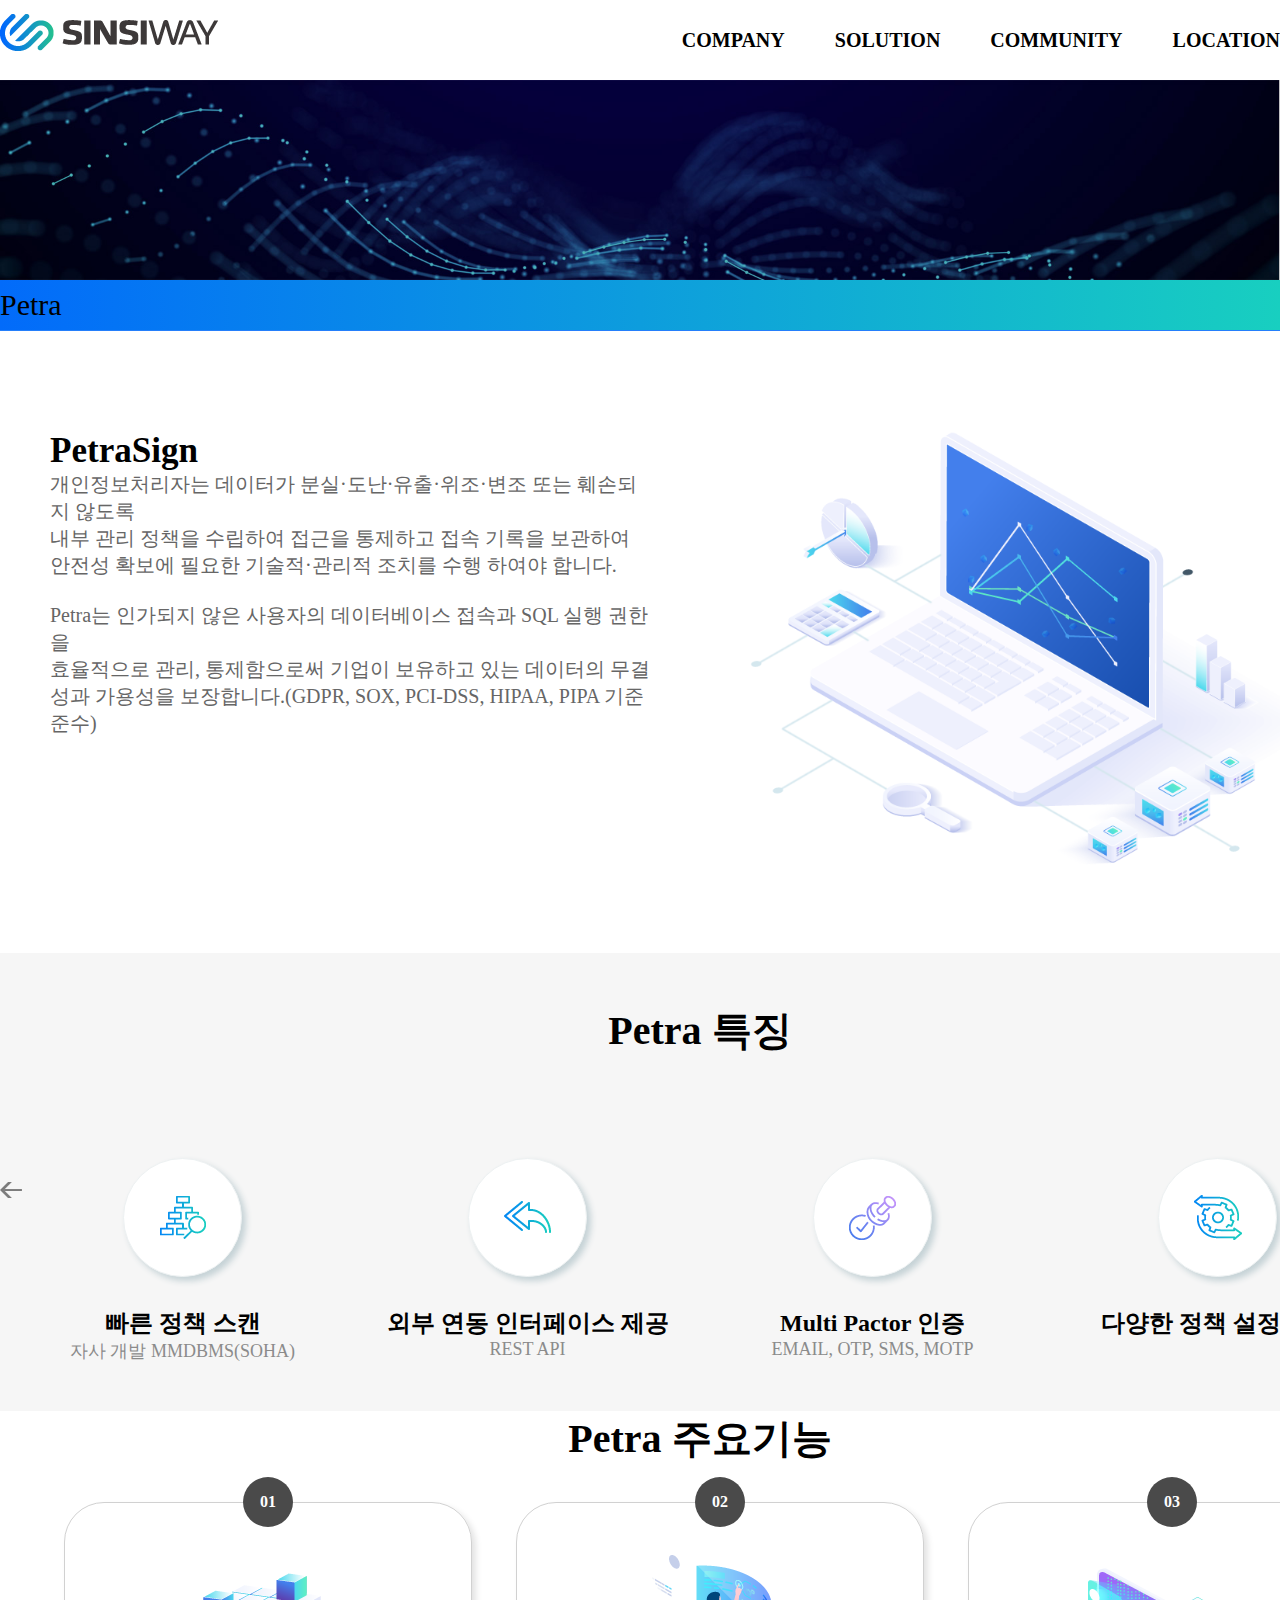
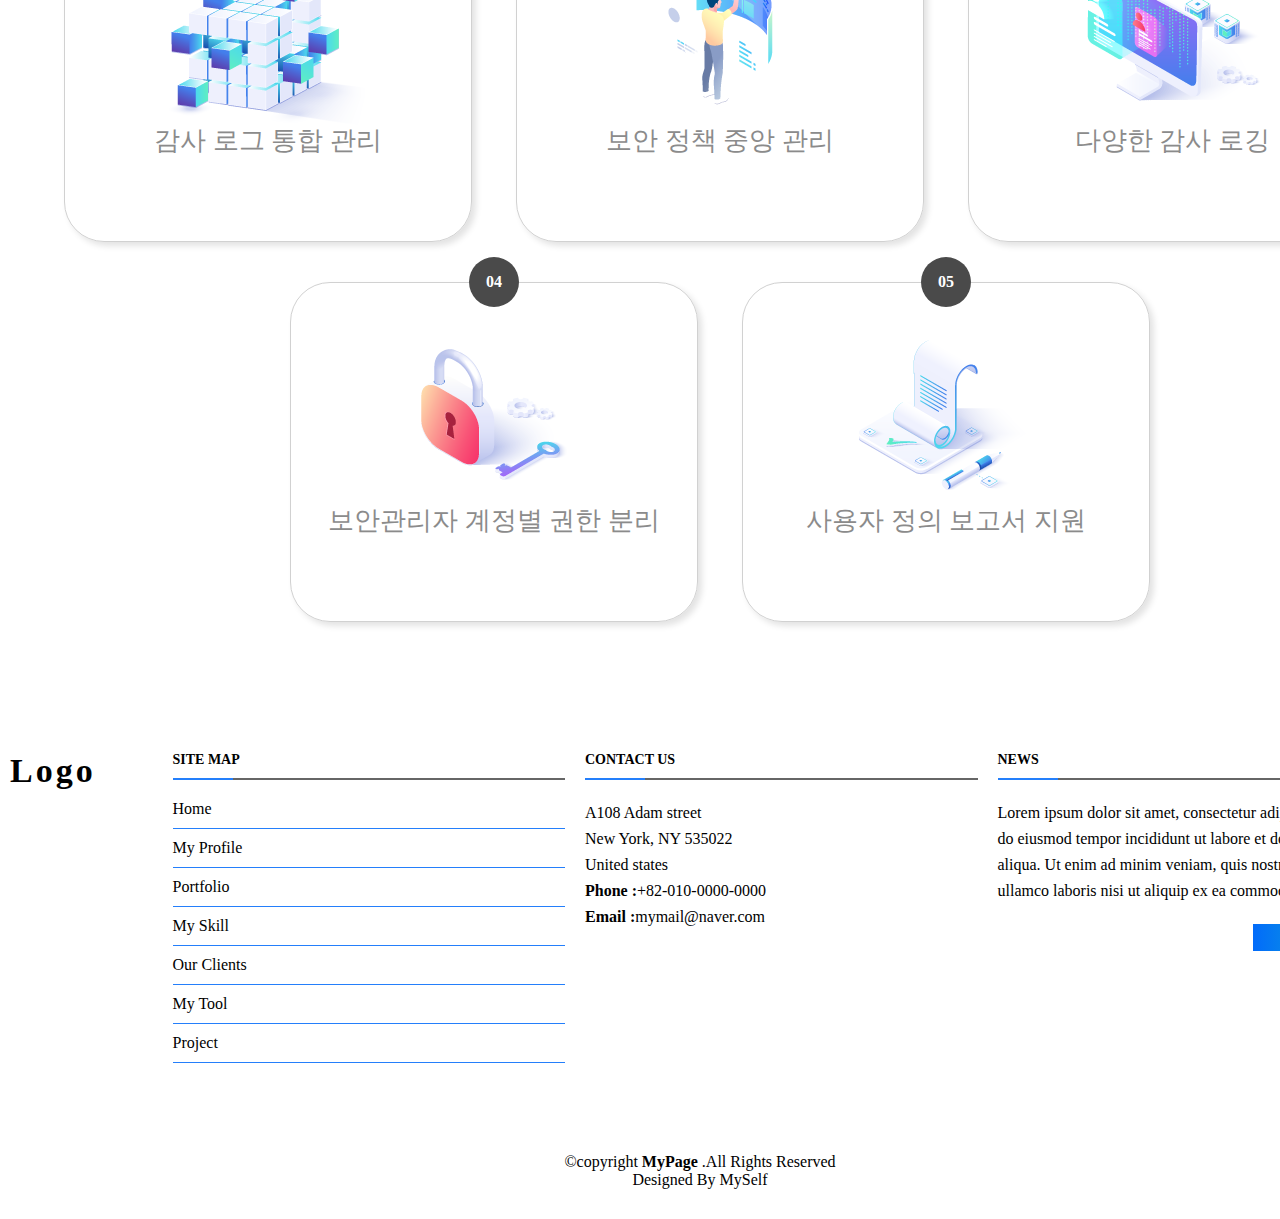
<file: solution/petrasign.html>
<!DOCTYPE html>
<html lang="ko">

<head>
  <meta charset="utf-8">
  <title>xwood</title>
  <link rel="stylesheet" href="../css/style.min.css">
  <script type="text/javascript" src="../js/jquery.min.js"></script>
  <script type="text/javascript" src="../js/common.js"></script>
  <link rel="stylesheet" href="https://unpkg.com/swiper@8/swiper-bundle.min.css" />
  <script src="https://unpkg.com/swiper@8/swiper-bundle.min.js"></script>
</head>

<body class="sub-page">
  <header id="header">
    <h1 id="top-logo">
      <a href="../index.html"><img src="../img/logo.png" alt="logo"></a>
    </h1>
    <!--메인메뉴-->
    <nav id="top-nav">
      <ul>
        <li><a href="../company/introduce.html">Company</a>
          <ul class="sub-menu">
            <li><a href="../company/introduce.html">Introduce</a></li>
            <li><a href="../company/history.html">History</a></li>
          </ul>
        </li>
        <li><a href="../solution/solution.html">SOLUTION</a>
          <ul class="sub-menu">
            <li><a href="../solution/solution.html">Petra</a></li>
            <li><a href="../solution/petracipher.html">PetraCipher</a></li>
            <li><a href="../solution/petrasql.html">PetraSQL</a></li>
            <li><a href="../solution/petrasign.html">PetraSing</a></li>
          </ul>
        </li>
        <li><a href="../community/notice.html">Community</a>
          <ul class="sub-menu">
            <li><a href="../community/notice.html">Notice</a></li>
            <li><a href="../community/faq.html">FAQ</a></li>
          </ul>
        </li>
        <li><a href="../location/location.html">Location</a></li>
      </ul>
    </nav>
  </header>
  <div class="sub-main">
    <img src="../img/sub_visual_solution_petra.jpg" alt="petra">
  </div>
  <aside id="lnb">
    <div class="side-tit"><span>Petra</span>
      <ul class="sub-side">
        <li><a href="../solution/solution.html">Petra</a></li>
        <li><a href="../solution/petracipher.html">PetraCipher</a></li>
        <li><a href="../solution/petrasql.html">PetraSQL</a></li>
        <li><a href="../solution/petrasign.html">PetraSing</a></li>
      </ul>
    </div>
  </aside>
  <div id="wrap">
    <main>
      <!-- 메인배너 -->
      <!-- 컨텐츠 영역 -->
      <div class="container">
        <!-- 왼쪽메뉴 -->
        <div class="content">
          <div class="inner">
            <div class="box items_2">
              <div class="items banner">
                <h3>PetraSign</h3>
                <p>개인정보처리자는 데이터가 분실·도난·유출·위조·변조 또는 훼손되지 않도록<br>내부 관리 정책을 수립하여 접근을 통제하고 접속 기록을 보관하여<br>안전성 확보에 필요한 기술적·관리적 조치를 수행 하여야 합니다.<br><br>Petra는 인가되지 않은 사용자의 데이터베이스 접속과 SQL 실행 권한을<br>효율적으로 관리, 통제함으로써 기업이 보유하고 있는 데이터의 무결성과 가용성을 보장합니다.(GDPR,
                  SOX, PCI-DSS, HIPAA, PIPA 기준 준수)</p>
              </div>
              <div class="items">
                <img src="../img/petra_img01_m.png" alt="petra01">
              </div>
            </div>
          </div>
          <div id="carousel-wrap" class="inner">
            <h1>Petra 특징</h1>
            <div id="carousel-box">
              <p id="carousel-prev" class="carousel btn"><img src="../img/solution_prev_btn.png" alt="prev"></p>
              <p id="carousel-next" class="carousel btn"><img src="../img/solution_next_btn.png" alt="next"></p>
              <div id="carousel"><!--화면에 보여지는 영역-->
                <div id="carousel-inner">
                  <ul class="column">
                    <li>
                      <dl>
                        <dt><img src="../img/petra_icon01.png" alt="icon1"></dt>
                        <dd>
                          <strong>외부 연동 인터페이스 제공</strong>
                          <p>REST API</p>
                        </dd>
                      </dl>
                    </li>
                    <li>
                      <dl>
                        <dt><img src="../img/petra_icon02.png" alt="icon1"></dt>
                        <dd>
                          <strong>Multi Pactor 인증</strong>
                          <p>EMAIL, OTP, SMS, MOTP</p>
                        </dd>
                      </dl>
                    </li>
                    <li>
                      <dl>
                        <dt><img src="../img/petra_icon03.png" alt="icon1"></dt>
                        <dd><strong>다양한 정책 설정 환경</strong></dd>
                      </dl>
                    </li>
                    <li>
                      <dl>
                        <dt><img src="../img/petra_icon05.png" alt="icon1"></dt>
                        <dd>
                          <strong>SQL Parsing</strong>
                          <p>세밀한 SQL 분석 및 통제</p>
                        </dd>
                      </dl>
                    </li>
                    <li>
                      <dl>
                        <dt><img src="../img/petra_icon06.png" alt="icon1"></dt>
                        <dd><strong>SQL 변조 기반의 우회<br>불가 데이터 마스킹</strong></dd>
                      </dl>
                    </li>
                    <li>
                      <dl>
                        <dt><img src="../img/petra_icon07.png" alt="icon1"></dt>
                        <dd>
                          <strong>빠른 정책 스캔</strong>
                          <p>자사 개발 MMDBMS(SOHA)</p>
                        </dd>
                      </dl>
                    </li>
                  </ul>
                </div>
              </div>
            </div>
          </div>
          <article class="func-wrap">
            <!-- <div class="inner"> -->
              <div id="Func-box">
                <h1>Petra 주요기능</h1>
                <ol class="Func-img">
                  <li>
                    <dl>
                      <dt>
                        <img src="../img/petra_img02.png" alt="img01">
                        <dd>
                          <p>감사 로그 통합 관리</p>
                        </dd>
                      </dt>
                    </dl>
                  </li>
                  <li>
                    <dl>
                      <dt>
                        <img src="../img/petra_img04.png" alt="img02">
                        <dd>
                          <p>보안 정책 중앙 관리</p>
                        </dd>
                      </dt>
                    </dl>
                  </li>
                  <li>
                    <dl>
                      <dt>
                        <img src="../img/petra_img05.png" alt="img02">
                        <dd>
                          <p>다양한 감사 로깅</p>
                        </dd>
                      </dt>
                    </dl>
                  </li>
                  <li>
                    <dl>
                      <dt>
                        <img src="../img/petra_img06.png" alt="img04">
                        <dd>
                          <p>보안관리자 계정별 권한 분리</p>
                        </dd>
                      </dt>
                    </dl>
                  </li>
                  <li>
                    <dl>
                      <dt>
                        <img src="../img/petra_img07.png" alt="img05">
                        <dd>
                          <p>사용자 정의 보고서 지원</p>
                        </dd>
                      </dt>
                    </dl>
                  </li>
                </ol>
              </div>
            <!-- </div> -->
          </article>
        </div>
      </div>
    </main>
    <footer id="footer">
      <div class="footer-top">
        <div class="container">
          <div class="row">
            <div class="column footer-logo">
              <!-- footer logo -->
              <h3>Logo</h3>
            </div>
            <div class="column">
              <!-- site map -->
              <h4>site map</h4>
              <ul>
                <li><a href="#intro">Home</a></li>
                <li><a href="#myprofile">My Profile</a></li>
                <li><a href="#portfolio">Portfolio</a></li>
                <li><a href="#myskill">My Skill</a></li>
                <li><a href="#ourclients">Our Clients</a></li>
                <li><a href="#mytools">My Tool</a></li>
                <li><a href="#project">Project</a></li>
              </ul>
            </div>
            <div class="column">
              <!-- contact us -->
              <h4>contact us</h4>
              <p>
                A108 Adam street <br>
                New York, NY 535022<br>
                United states<br>
                <strong>Phone :</strong><a href="tel:+82-10-0000-0000">+82-010-0000-0000</a><br>
                <strong>Email :</strong><a href="mailto:mymail@naver.com">mymail@naver.com</a>
              </p>
            </div>
            <div class="column news">
              <!-- news -->
              <h4>news</h4>
              <p>Lorem ipsum dolor sit amet, consectetur adipisicing elit, sed do eiusmod tempor incididunt ut labore et dolore magna aliqua. Ut enim ad minim veniam, quis nostrud exercitation ullamco laboris nisi ut aliquip ex ea commodo consequat.
              </p>
              <form>
                <input type="text" name="search"><input type="submit" value="search">
              </form>
            </div>
          </div>
        </div>
      </div>
      <!-- footer 하단영역 -->
      <div class="container">
        <div class="copyright">
          &copy;copyright <strong>MyPage</strong> .All Rights Reserved
        </div>
        <div class="credits">
          Designed By <a href="mailto:mymail@naver.com">MySelf</a>
        </div>
      </div>
      <!-- &copy;copyright all rights reserved. -->
    </footer>
  </div>
</body>

</html>
</file>
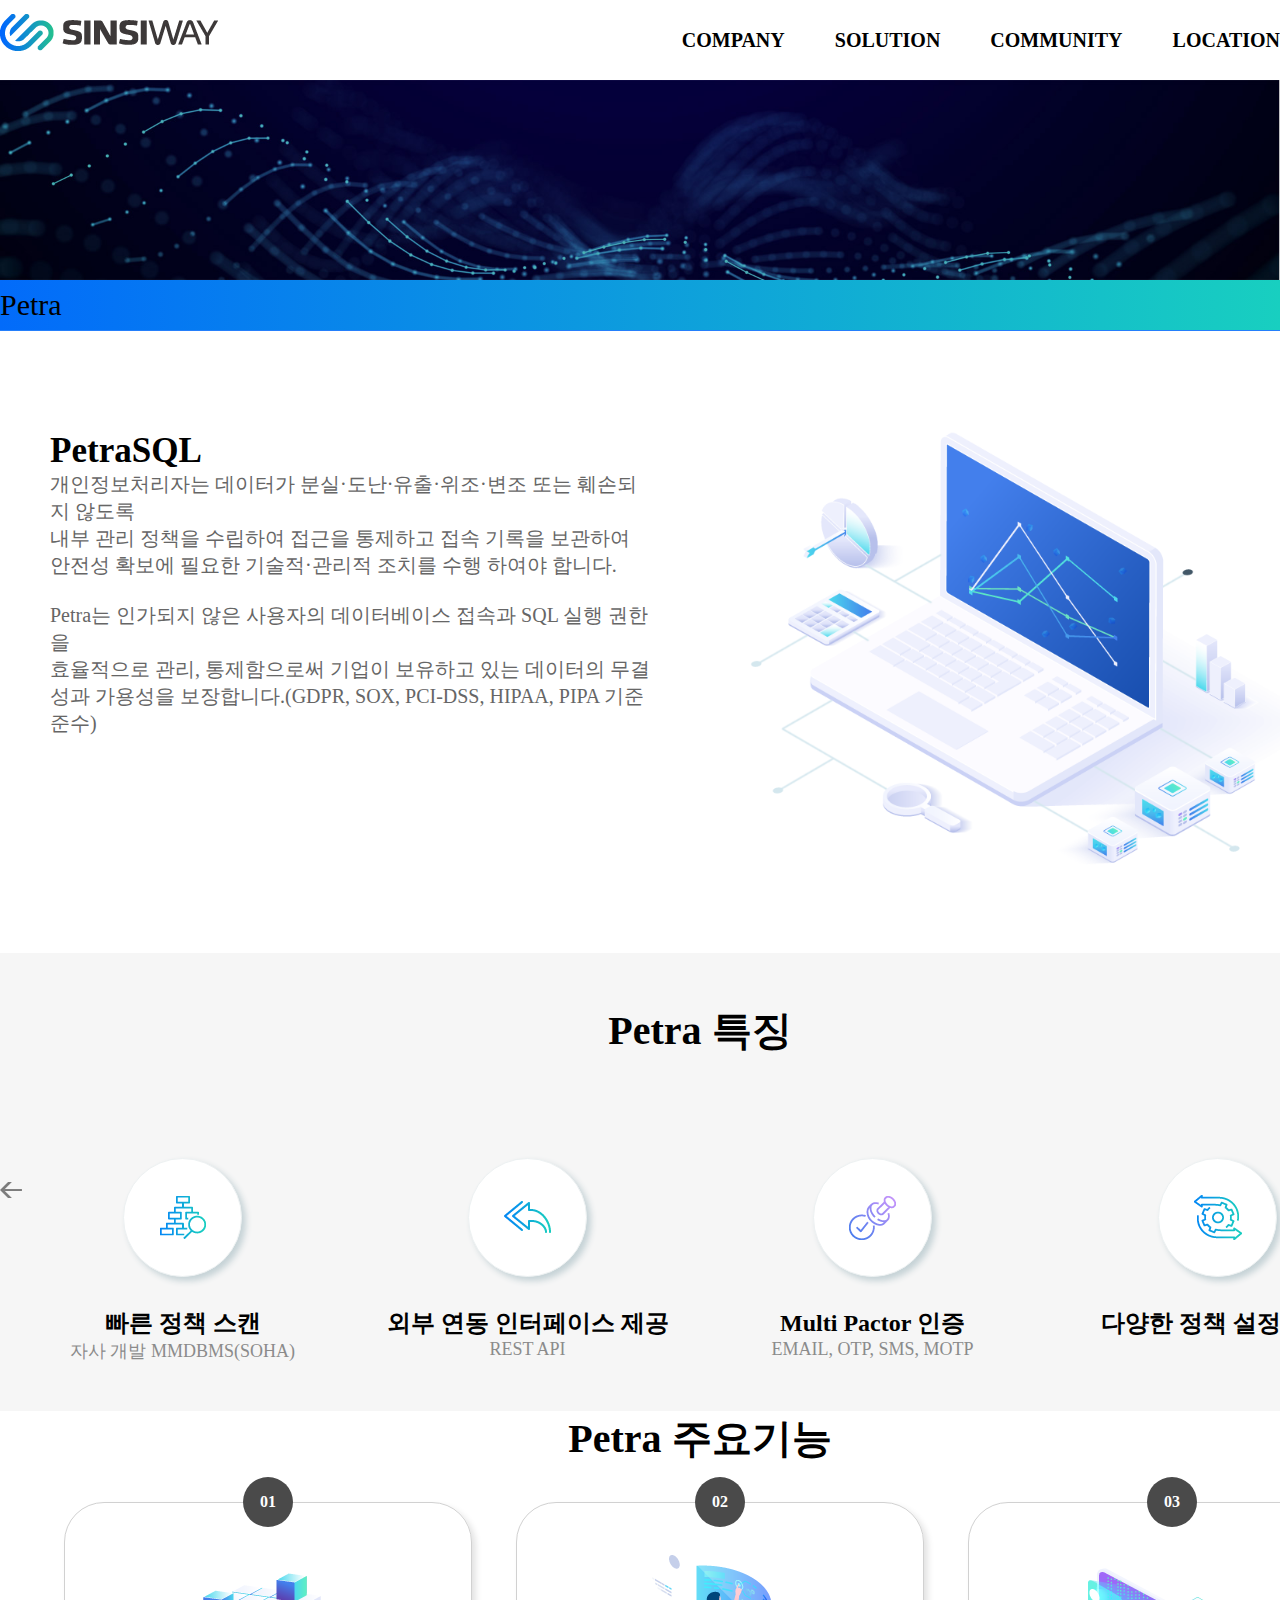
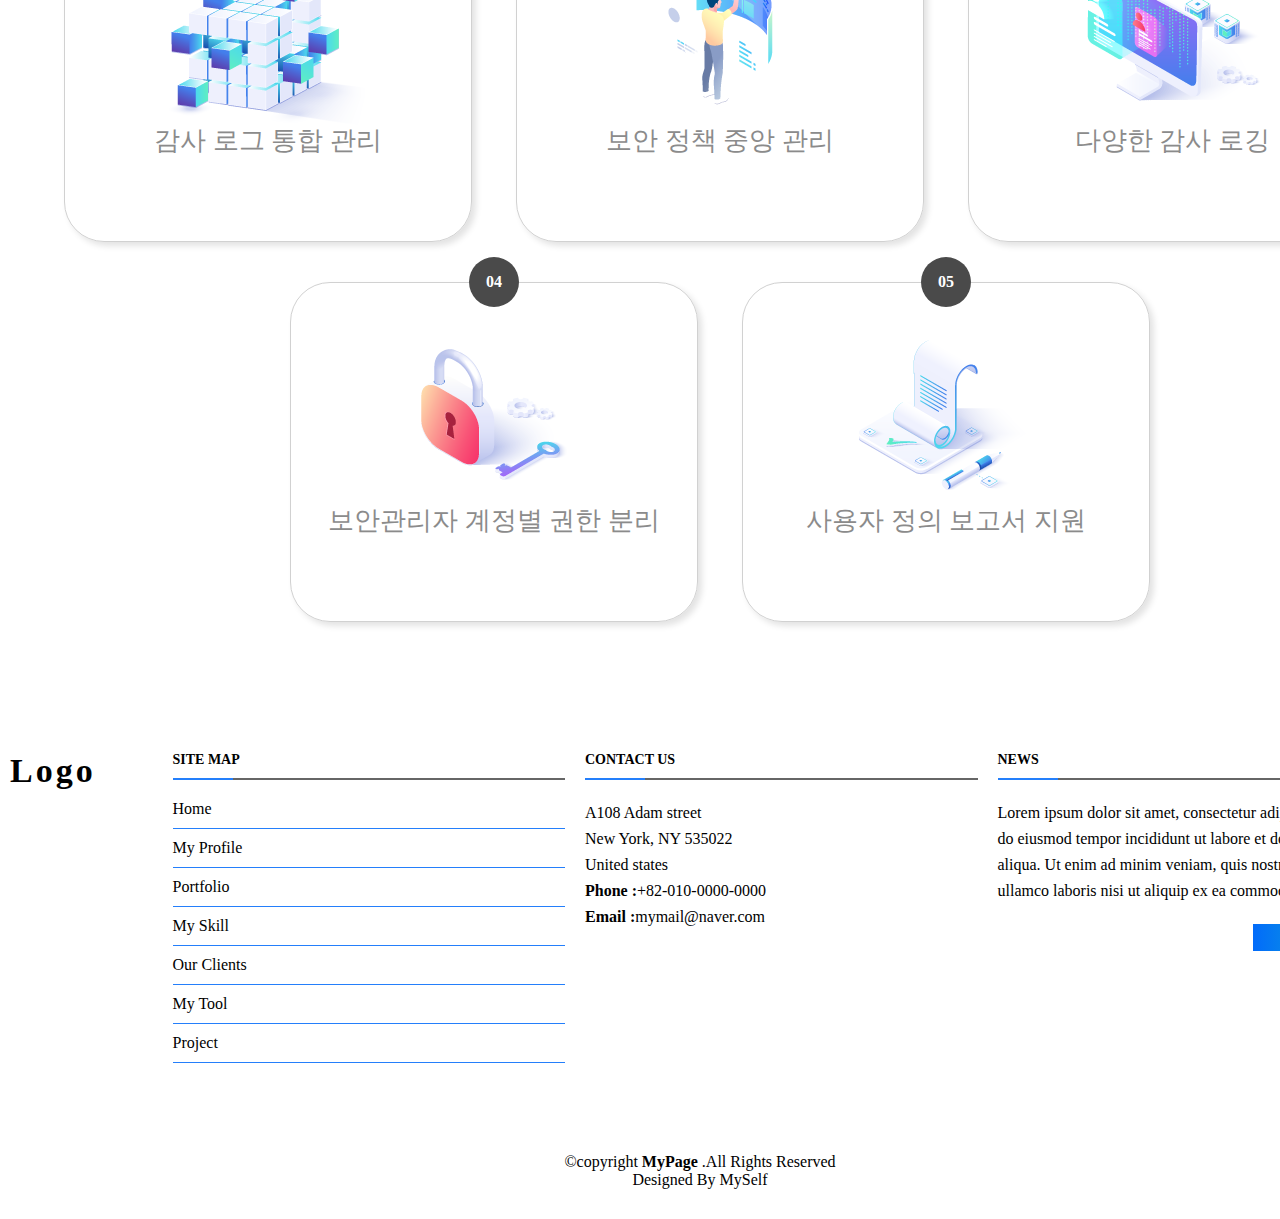
<file: solution/petrasql.html>
<!DOCTYPE html>
<html lang="ko">

<head>
  <meta charset="utf-8">
  <title>xwood</title>
  <link rel="stylesheet" href="../css/style.min.css">
  <script type="text/javascript" src="../js/jquery.min.js"></script>
  <script type="text/javascript" src="../js/common.js"></script>
  <link rel="stylesheet" href="https://unpkg.com/swiper@8/swiper-bundle.min.css" />
  <script src="https://unpkg.com/swiper@8/swiper-bundle.min.js"></script>
</head>

<body class="sub-page">
  <header id="header">
    <h1 id="top-logo">
      <a href="../index.html"><img src="../img/logo.png" alt="logo"></a>
    </h1>
    <!--메인메뉴-->
    <nav id="top-nav">
      <ul>
        <li><a href="../company/introduce.html">Company</a>
          <ul class="sub-menu">
            <li><a href="../company/introduce.html">Introduce</a></li>
            <li><a href="../company/history.html">History</a></li>
          </ul>
        </li>
        <li><a href="../solution/solution.html">SOLUTION</a>
          <ul class="sub-menu">
            <li><a href="../solution/solution.html">Petra</a></li>
            <li><a href="../solution/petracipher.html">PetraCipher</a></li>
            <li><a href="../solution/petrasql.html">PetraSQL</a></li>
            <li><a href="../solution/petrasign.html">PetraSing</a></li>
          </ul>
        </li>
        <li><a href="../community/notice.html">Community</a>
          <ul class="sub-menu">
            <li><a href="../community/notice.html">Notice</a></li>
            <li><a href="../community/faq.html">FAQ</a></li>
          </ul>
        </li>
        <li><a href="../location/location.html">Location</a></li>
      </ul>
    </nav>
  </header>
  <div class="sub-main">
    <img src="../img/sub_visual_solution_petra.jpg" alt="petra">
  </div>
  <aside id="lnb">
    <div class="side-tit"><span>Petra</span>
      <ul class="sub-side">
        <li><a href="../solution/solution.html">Petra</a></li>
        <li><a href="../solution/petracipher.html">PetraCipher</a></li>
        <li><a href="../solution/petrasql.html">PetraSQL</a></li>
        <li><a href="../solution/petrasign.html">PetraSing</a></li>
      </ul>
    </div>
  </aside>
  <div id="wrap">
    <main>
      <!-- 메인배너 -->
      <!-- 컨텐츠 영역 -->
      <div class="container">
        <!-- 왼쪽메뉴 -->
        <div class="content">
          <div class="inner">
            <div class="box items_2">
              <div class="items banner">
                <h3>PetraSQL</h3>
                <p>개인정보처리자는 데이터가 분실·도난·유출·위조·변조 또는 훼손되지 않도록<br>내부 관리 정책을 수립하여 접근을 통제하고 접속 기록을 보관하여<br>안전성 확보에 필요한 기술적·관리적 조치를 수행 하여야 합니다.<br><br>Petra는 인가되지 않은 사용자의 데이터베이스 접속과 SQL 실행 권한을<br>효율적으로 관리, 통제함으로써 기업이 보유하고 있는 데이터의 무결성과 가용성을 보장합니다.(GDPR,
                  SOX, PCI-DSS, HIPAA, PIPA 기준 준수)</p>
              </div>
              <div class="items">
                <img src="../img/petra_img01_m.png" alt="petra01">
              </div>
            </div>
          </div>
          <div id="carousel-wrap" class="inner">
            <h1>Petra 특징</h1>
            <div id="carousel-box">
              <p id="carousel-prev" class="carousel btn"><img src="../img/solution_prev_btn.png" alt="prev"></p>
              <p id="carousel-next" class="carousel btn"><img src="../img/solution_next_btn.png" alt="next"></p>
              <div id="carousel"><!--화면에 보여지는 영역-->
                <div id="carousel-inner">
                  <ul class="column">
                    <li>
                      <dl>
                        <dt><img src="../img/petra_icon01.png" alt="icon1"></dt>
                        <dd>
                          <strong>외부 연동 인터페이스 제공</strong>
                          <p>REST API</p>
                        </dd>
                      </dl>
                    </li>
                    <li>
                      <dl>
                        <dt><img src="../img/petra_icon02.png" alt="icon1"></dt>
                        <dd>
                          <strong>Multi Pactor 인증</strong>
                          <p>EMAIL, OTP, SMS, MOTP</p>
                        </dd>
                      </dl>
                    </li>
                    <li>
                      <dl>
                        <dt><img src="../img/petra_icon03.png" alt="icon1"></dt>
                        <dd><strong>다양한 정책 설정 환경</strong></dd>
                      </dl>
                    </li>
                    <li>
                      <dl>
                        <dt><img src="../img/petra_icon05.png" alt="icon1"></dt>
                        <dd>
                          <strong>SQL Parsing</strong>
                          <p>세밀한 SQL 분석 및 통제</p>
                        </dd>
                      </dl>
                    </li>
                    <li>
                      <dl>
                        <dt><img src="../img/petra_icon06.png" alt="icon1"></dt>
                        <dd><strong>SQL 변조 기반의 우회<br>불가 데이터 마스킹</strong></dd>
                      </dl>
                    </li>
                    <li>
                      <dl>
                        <dt><img src="../img/petra_icon07.png" alt="icon1"></dt>
                        <dd>
                          <strong>빠른 정책 스캔</strong>
                          <p>자사 개발 MMDBMS(SOHA)</p>
                        </dd>
                      </dl>
                    </li>
                  </ul>
                </div>
              </div>
            </div>
          </div>
          <article class="func-wrap">
            <!-- <div class="inner"> -->
              <div id="Func-box">
                <h1>Petra 주요기능</h1>
                <ol class="Func-img">
                  <li>
                    <dl>
                      <dt>
                        <img src="../img/petra_img02.png" alt="img01">
                        <dd>
                          <p>감사 로그 통합 관리</p>
                        </dd>
                      </dt>
                    </dl>
                  </li>
                  <li>
                    <dl>
                      <dt>
                        <img src="../img/petra_img04.png" alt="img02">
                        <dd>
                          <p>보안 정책 중앙 관리</p>
                        </dd>
                      </dt>
                    </dl>
                  </li>
                  <li>
                    <dl>
                      <dt>
                        <img src="../img/petra_img05.png" alt="img02">
                        <dd>
                          <p>다양한 감사 로깅</p>
                        </dd>
                      </dt>
                    </dl>
                  </li>
                  <li>
                    <dl>
                      <dt>
                        <img src="../img/petra_img06.png" alt="img04">
                        <dd>
                          <p>보안관리자 계정별 권한 분리</p>
                        </dd>
                      </dt>
                    </dl>
                  </li>
                  <li>
                    <dl>
                      <dt>
                        <img src="../img/petra_img07.png" alt="img05">
                        <dd>
                          <p>사용자 정의 보고서 지원</p>
                        </dd>
                      </dt>
                    </dl>
                  </li>
                </ol>
              </div>
            <!-- </div> -->
          </article>
        </div>
      </div>
    </main>
    <footer id="footer">
      <div class="footer-top">
        <div class="container">
          <div class="row">
            <div class="column footer-logo">
              <!-- footer logo -->
              <h3>Logo</h3>
            </div>
            <div class="column">
              <!-- site map -->
              <h4>site map</h4>
              <ul>
                <li><a href="#intro">Home</a></li>
                <li><a href="#myprofile">My Profile</a></li>
                <li><a href="#portfolio">Portfolio</a></li>
                <li><a href="#myskill">My Skill</a></li>
                <li><a href="#ourclients">Our Clients</a></li>
                <li><a href="#mytools">My Tool</a></li>
                <li><a href="#project">Project</a></li>
              </ul>
            </div>
            <div class="column">
              <!-- contact us -->
              <h4>contact us</h4>
              <p>
                A108 Adam street <br>
                New York, NY 535022<br>
                United states<br>
                <strong>Phone :</strong><a href="tel:+82-10-0000-0000">+82-010-0000-0000</a><br>
                <strong>Email :</strong><a href="mailto:mymail@naver.com">mymail@naver.com</a>
              </p>
            </div>
            <div class="column news">
              <!-- news -->
              <h4>news</h4>
              <p>Lorem ipsum dolor sit amet, consectetur adipisicing elit, sed do eiusmod tempor incididunt ut labore et dolore magna aliqua. Ut enim ad minim veniam, quis nostrud exercitation ullamco laboris nisi ut aliquip ex ea commodo consequat.
              </p>
              <form>
                <input type="text" name="search"><input type="submit" value="search">
              </form>
            </div>
          </div>
        </div>
      </div>
      <!-- footer 하단영역 -->
      <div class="container">
        <div class="copyright">
          &copy;copyright <strong>MyPage</strong> .All Rights Reserved
        </div>
        <div class="credits">
          Designed By <a href="mailto:mymail@naver.com">MySelf</a>
        </div>
      </div>
      <!-- &copy;copyright all rights reserved. -->
    </footer>
  </div>
</body>

</html>
</file>
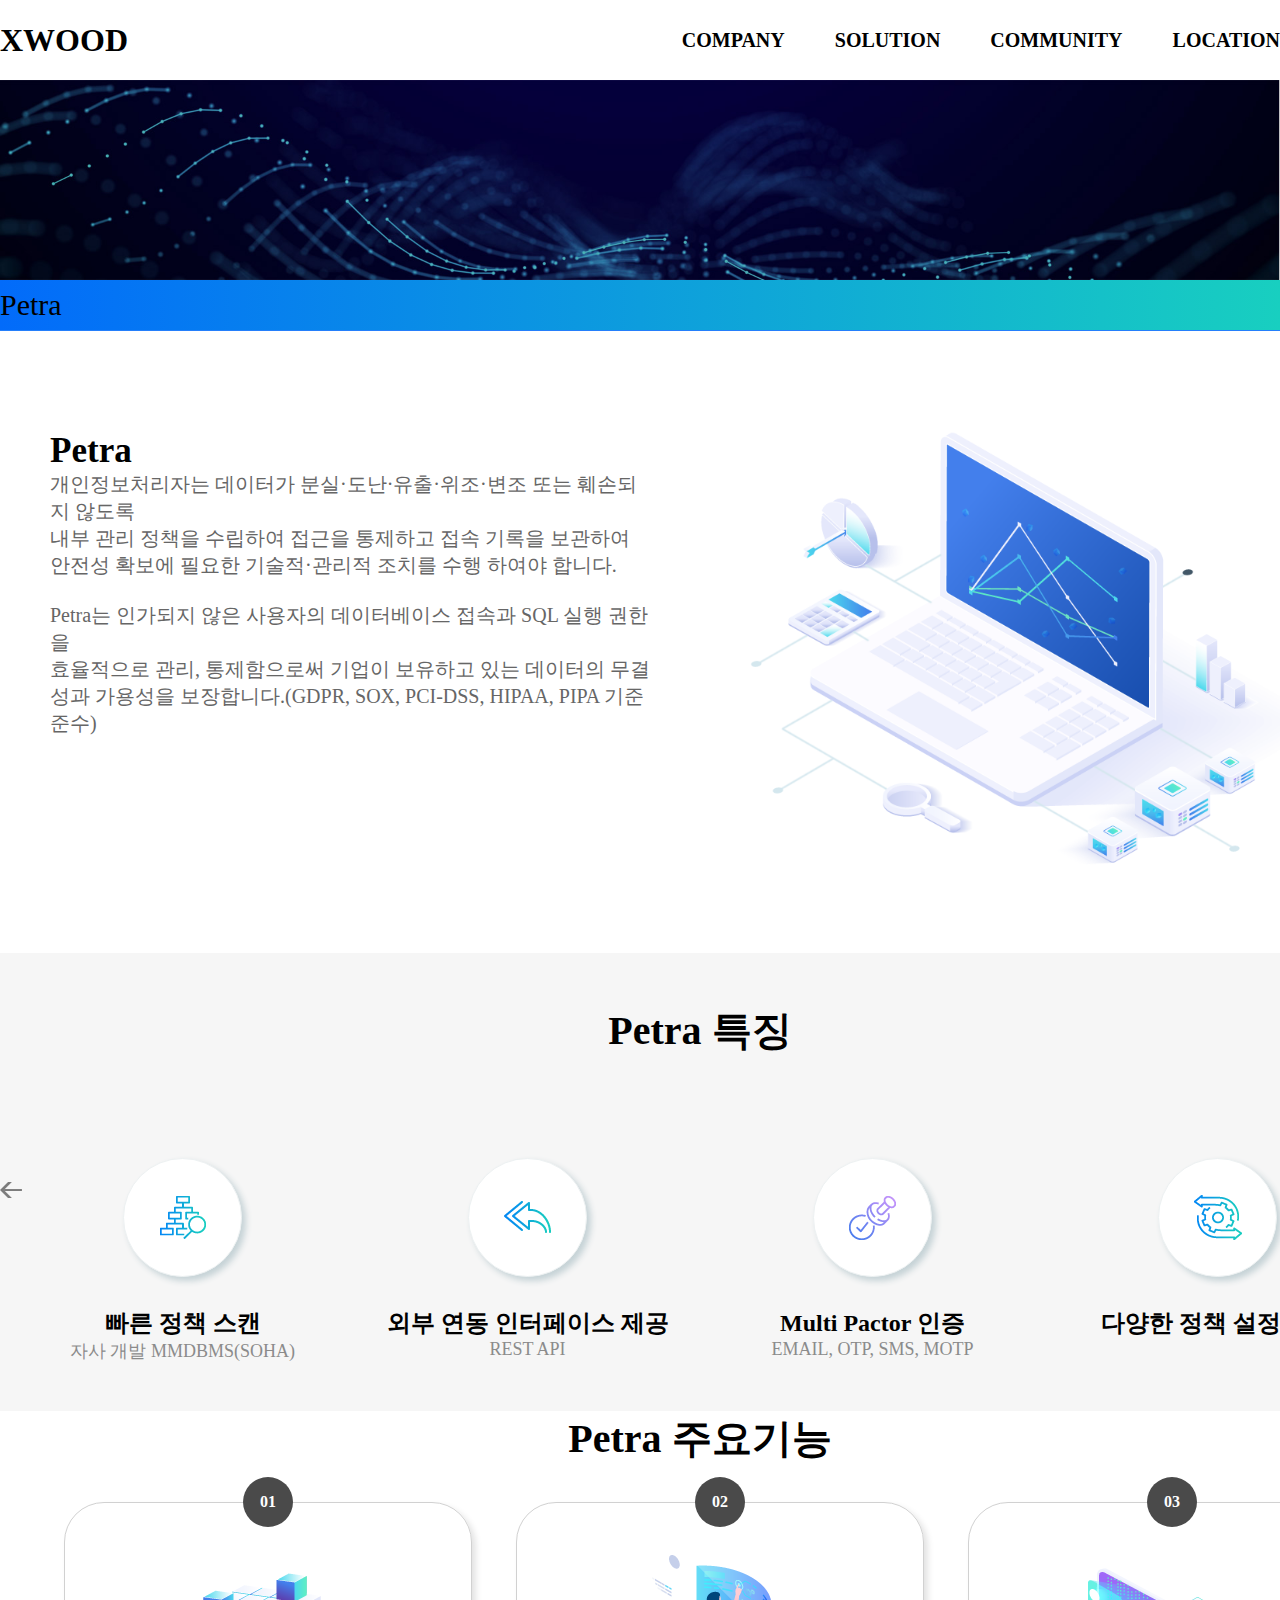
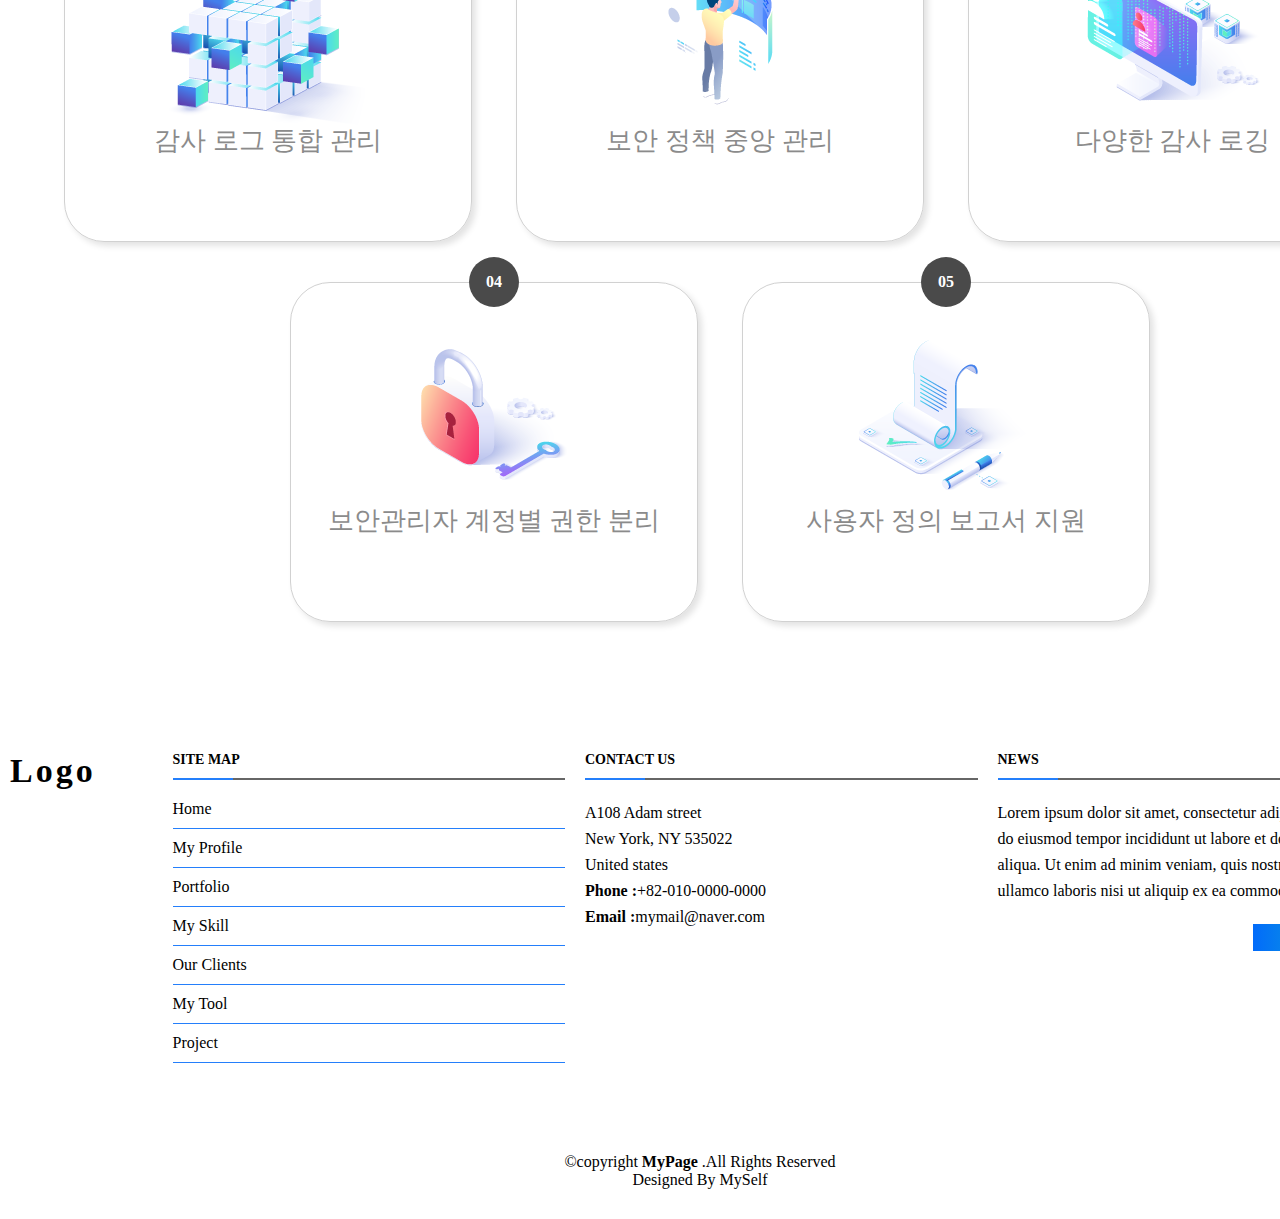
<file: solution/solution.html>
<!DOCTYPE html>
<html lang="ko">

<head>
  <meta charset="utf-8">
  <title>xwood</title>
  <link rel="stylesheet" href="../css/style.min.css">
  <script type="text/javascript" src="../js/jquery.min.js"></script>
  <script type="text/javascript" src="../js/common.js"></script>
  <link rel="stylesheet" href="https://unpkg.com/swiper@8/swiper-bundle.min.css" />
  <script src="https://unpkg.com/swiper@8/swiper-bundle.min.js"></script>
</head>

<body class="sub-page">
  <header id="header">
    <h1 id="top-logo">
      <a href="../index.html">XWOOD</a>
    </h1>
    <!--메인메뉴-->
    <nav id="top-nav">
      <ul>
        <li><a href="../company/introduce.html">Company</a>
          <ul class="sub-menu">
            <li><a href="../company/introduce.html">Introduce</a></li>
            <li><a href="../company/history.html">History</a></li>
          </ul>
        </li>
        <li><a href="../solution/solution.html">SOLUTION</a>
          <ul class="sub-menu">
            <li><a href="../solution/solution.html">Petra</a></li>
            <li><a href="../solution/petracipher.html">PetraCipher</a></li>
            <li><a href="../solution/petrasql.html">PetraSQL</a></li>
            <li><a href="../solution/petrasign.html">PetraSing</a></li>
          </ul>
        </li>
        <li><a href="../community/notice.html">Community</a>
          <ul class="sub-menu">
            <li><a href="../community/notice.html">Notice</a></li>
            <li><a href="../community/faq.html">FAQ</a></li>
          </ul>
        </li>
        <li><a href="../location/location.html">Location</a></li>
      </ul>
    </nav>
  </header>
  <div class="sub-main">
    <img src="../img/sub_visual_solution_petra.jpg" alt="petra">
  </div>
  <aside id="lnb">
    <div class="side-tit"><span>Petra</span>
      <ul class="sub-side">
        <li><a href="../solution/solution.html">Petra</a></li>
        <li><a href="../solution/petracipher.html">PetraCipher</a></li>
        <li><a href="../solution/petrasql.html">PetraSQL</a></li>
        <li><a href="../solution/petrasign.html">PetraSing</a></li>
      </ul>
    </div>
  </aside>
  <div id="wrap">
    <main>
      <!-- 메인배너 -->
      <!-- 컨텐츠 영역 -->
      <div class="container">
        <!-- 왼쪽메뉴 -->
        <div class="content">
          <div class="inner">
            <div class="box items_2">
              <div class="items banner">
                <h3>Petra</h3>
                <p>개인정보처리자는 데이터가 분실·도난·유출·위조·변조 또는 훼손되지 않도록<br>내부 관리 정책을 수립하여 접근을 통제하고 접속 기록을 보관하여<br>안전성 확보에 필요한 기술적·관리적 조치를 수행 하여야 합니다.<br><br>Petra는 인가되지 않은 사용자의 데이터베이스 접속과 SQL 실행 권한을<br>효율적으로 관리, 통제함으로써 기업이 보유하고 있는 데이터의 무결성과 가용성을 보장합니다.(GDPR,
                  SOX, PCI-DSS, HIPAA, PIPA 기준 준수)</p>
              </div>
              <div class="items">
                <img src="../img/petra_img01_m.png" alt="petra01">
              </div>
            </div>
          </div>
          <div id="carousel-wrap" class="inner">
            <h1>Petra 특징</h1>
            <div id="carousel-box">
              <p id="carousel-prev" class="carousel btn"><img src="../img/solution_prev_btn.png" alt="prev"></p>
              <p id="carousel-next" class="carousel btn"><img src="../img/solution_next_btn.png" alt="next"></p>
              <div id="carousel"><!--화면에 보여지는 영역-->
                <div id="carousel-inner">
                  <ul class="column">
                    <li>
                      <dl>
                        <dt><img src="../img/petra_icon01.png" alt="icon1"></dt>
                        <dd>
                          <strong>외부 연동 인터페이스 제공</strong>
                          <p>REST API</p>
                        </dd>
                      </dl>
                    </li>
                    <li>
                      <dl>
                        <dt><img src="../img/petra_icon02.png" alt="icon1"></dt>
                        <dd>
                          <strong>Multi Pactor 인증</strong>
                          <p>EMAIL, OTP, SMS, MOTP</p>
                        </dd>
                      </dl>
                    </li>
                    <li>
                      <dl>
                        <dt><img src="../img/petra_icon03.png" alt="icon1"></dt>
                        <dd><strong>다양한 정책 설정 환경</strong></dd>
                      </dl>
                    </li>
                    <li>
                      <dl>
                        <dt><img src="../img/petra_icon05.png" alt="icon1"></dt>
                        <dd>
                          <strong>SQL Parsing</strong>
                          <p>세밀한 SQL 분석 및 통제</p>
                        </dd>
                      </dl>
                    </li>
                    <li>
                      <dl>
                        <dt><img src="../img/petra_icon06.png" alt="icon1"></dt>
                        <dd><strong>SQL 변조 기반의 우회<br>불가 데이터 마스킹</strong></dd>
                      </dl>
                    </li>
                    <li>
                      <dl>
                        <dt><img src="../img/petra_icon07.png" alt="icon1"></dt>
                        <dd>
                          <strong>빠른 정책 스캔</strong>
                          <p>자사 개발 MMDBMS(SOHA)</p>
                        </dd>
                      </dl>
                    </li>
                  </ul>
                </div>
              </div>
            </div>
          </div>
          <article class="func-wrap">
            <!-- <div class="inner"> -->
              <div id="Func-box">
                <h1>Petra 주요기능</h1>
                <ol class="Func-img">
                  <li>
                    <dl>
                      <dt>
                        <img src="../img/petra_img02.png" alt="img01">
                        <dd>
                          <p>감사 로그 통합 관리</p>
                        </dd>
                      </dt>
                    </dl>
                  </li>
                  <li>
                    <dl>
                      <dt>
                        <img src="../img/petra_img04.png" alt="img02">
                        <dd>
                          <p>보안 정책 중앙 관리</p>
                        </dd>
                      </dt>
                    </dl>
                  </li>
                  <li>
                    <dl>
                      <dt>
                        <img src="../img/petra_img05.png" alt="img02">
                        <dd>
                          <p>다양한 감사 로깅</p>
                        </dd>
                      </dt>
                    </dl>
                  </li>
                  <li>
                    <dl>
                      <dt>
                        <img src="../img/petra_img06.png" alt="img04">
                        <dd>
                          <p>보안관리자 계정별 권한 분리</p>
                        </dd>
                      </dt>
                    </dl>
                  </li>
                  <li>
                    <dl>
                      <dt>
                        <img src="../img/petra_img07.png" alt="img05">
                        <dd>
                          <p>사용자 정의 보고서 지원</p>
                        </dd>
                      </dt>
                    </dl>
                  </li>
                </ol>
              </div>
            <!-- </div> -->
          </article>
        </div>
      </div>
    </main>
    <footer id="footer">
      <div class="footer-top">
        <div class="container">
          <div class="row">
            <div class="column footer-logo">
              <!-- footer logo -->
              <h3>Logo</h3>
            </div>
            <div class="column">
              <!-- site map -->
              <h4>site map</h4>
              <ul>
                <li><a href="#intro">Home</a></li>
                <li><a href="#myprofile">My Profile</a></li>
                <li><a href="#portfolio">Portfolio</a></li>
                <li><a href="#myskill">My Skill</a></li>
                <li><a href="#ourclients">Our Clients</a></li>
                <li><a href="#mytools">My Tool</a></li>
                <li><a href="#project">Project</a></li>
              </ul>
            </div>
            <div class="column">
              <!-- contact us -->
              <h4>contact us</h4>
              <p>
                A108 Adam street <br>
                New York, NY 535022<br>
                United states<br>
                <strong>Phone :</strong><a href="tel:+82-10-0000-0000">+82-010-0000-0000</a><br>
                <strong>Email :</strong><a href="mailto:mymail@naver.com">mymail@naver.com</a>
              </p>
            </div>
            <div class="column news">
              <!-- news -->
              <h4>news</h4>
              <p>Lorem ipsum dolor sit amet, consectetur adipisicing elit, sed do eiusmod tempor incididunt ut labore et dolore magna aliqua. Ut enim ad minim veniam, quis nostrud exercitation ullamco laboris nisi ut aliquip ex ea commodo consequat.
              </p>
              <form>
                <input type="text" name="search"><input type="submit" value="search">
              </form>
            </div>
          </div>
        </div>
      </div>
      <!-- footer 하단영역 -->
      <div class="container">
        <div class="copyright">
          &copy;copyright <strong>MyPage</strong> .All Rights Reserved
        </div>
        <div class="credits">
          Designed By <a href="mailto:mymail@naver.com">MySelf</a>
        </div>
      </div>
      <!-- &copy;copyright all rights reserved. -->
    </footer>
  </div>
</body>

</html>
</file>
<file: css/style.min.css>
html,body{height:100%}body{background:#fff;color:black}html,body,p,dl,dt,dd,ul,li,h1,h2,h3,h4,h5,h6{margin:0;padding:0}ul,ol,li{list-style:none}a{text-decoration:none;color:black;transition:.5s}a:hover{color:#026bfa}.gbtn{display:inline-block;box-sizing:border-box;padding:0 20px;height:50px;line-height:50px;text-align:center;background:linear-gradient(to right, #026bfa, #18cfc0 100%);color:white;border:1px solid linear-gradient(to right, #026bfa, #18cfc0 100%)}.gbtn:hover{color:linear-gradient(to right, #026bfa, #18cfc0 100%);background:white}.box{display:flex}.box .items{box-sizing:border-box;padding:50px;flex:100%;flex-shrink:0;font-size:30px}.box .items .main-title{font-size:50px;padding-bottom:20px}.box .items .tit{width:100%;margin-top:80px;display:inline-block;font-weight:900;background:linear-gradient(to right, #0488f4, #18cebf);-webkit-background-clip:text;-webkit-text-fill-color:transparent}.box .items .tit strong{margin-bottom:20px;display:flex;flex-flow:nowrap;justify-content:center}.box .items .tit strong span{margin-right:40px}.box .items .tit strong span.first-child{margin-right:0}.box .items .title{font-size:26px}.box .items img{width:100%}.box.items_2 .items{flex:50%}section{margin:50px}section h1{font-size:30px;color:#fff;font-weight:300;text-transform:uppercase;text-align:center;margin-bottom:15px}section table{width:100%;table-layout:fixed;border-collapse:collapse;border:0}section table+.gbtn{margin-top:20px}section table+.gbtn.right{float:right}section table tr td{padding:15px;text-align:left;vertical-align:middle;font-weight:300;font-size:20px;border-bottom:1px solid #666}section table tr td:first-child{width:7%}section table tr td:last-child{width:10%}section .tbl-header{background-color:#247ffb}section .tbl-content{margin-top:0}.accordion dl{width:800px;margin:50px auto}.accordion dl dt{font-size:18px;text-indent:3em;color:white;line-height:35px;height:35px;background:#b8944d}.accordion dl dd{height:300px;background:white}.accordion dl dd p{text-indent:1em;padding:20px}.map-inpo-window{width:150px;text-align:center;padding:6px 8px 5px;font-size:12px;font-weight:bold}.map-con{overflow:hidden;position:relative;display:flex}.map-con li{float:left;margin-left:20px}.map-con li:first-child{margin-left:0}.map-con li dl dt{background:skyblue}.map-con li dl dd strong{height:80px;line-height:80px}.map-con li dl dd p{position:relative;height:80px;line-height:80px;font-size:14px;color:#8b8b8b}.map-con li dl dd p:before{content:'';height:2px;width:100%;position:relative;background:#666;display:block}#carousel-wrap{position:relative;width:100%;height:100%;background:#f6f6f6;margin:0 auto;overflow:hidden}#carousel-wrap h1{padding-top:50px;font-size:40px;text-align:center}#carousel-wrap #carousel-box{padding:100px 0 30px 0;display:flex}#carousel-wrap #carousel-box #carousel-inner{position:relative;width:100%;height:100%;margin:0 auto}#carousel-wrap #carousel-box #carousel-inner .column{width:2400px;position:relative;display:block}#carousel-wrap #carousel-box #carousel-inner .column li{width:325px;float:left;margin-left:20px}#carousel-wrap #carousel-box #carousel-inner .column li dl{position:relative;justify-content:center;align-items:center;display:flex;flex-direction:column}#carousel-wrap #carousel-box #carousel-inner .column li dl dt{position:relative;display:flex;height:117px;width:117px;background:white;border:1px solid #edf1f2;border-radius:50%;box-shadow:4px 4px 6px #c5d2d6;justify-content:center;align-items:center;margin-bottom:20px}#carousel-wrap #carousel-box #carousel-inner .column li dl dt img{position:absolute}#carousel-wrap #carousel-box #carousel-inner .column li dl dd{text-align:center;margin:10px}#carousel-wrap #carousel-box #carousel-inner .column li dl dd strong{font-size:24px}#carousel-wrap #carousel-box #carousel-inner .column li dl dd p{font-size:18px;color:#8b8b8b}#carousel-wrap #carousel-box .carousel{position:absolute;top:50%;cursor:pointer;z-index:3}#carousel-wrap #carousel-box .carousel#carousel-next{right:0}#carousel-wrap #carousel-box .carousel#carousel-prev{left:0}#Func-box{position:relative;width:100%;height:100%;margin:0 auto}#Func-box h1{font-size:40px;text-align:center}#Func-box .Func-img{position:relative;text-align:center}#Func-box .Func-img li{position:relative;display:inline-block;margin:20px;width:30%}#Func-box .Func-img li:nth-child(1):before{content:'01'}#Func-box .Func-img li:nth-child(2):before{content:'02'}#Func-box .Func-img li:nth-child(3):before{content:'03'}#Func-box .Func-img li:nth-child(4):before{content:'04'}#Func-box .Func-img li:nth-child(5):before{content:'05'}#Func-box .Func-img li:before{position:absolute;top:-25px;left:calc(50% - 25px);width:50px;height:50px;color:white;line-height:50px;text-align:center;font-weight:bold;border-radius:50%;background:#4a4a4a}#Func-box .Func-img li dl{display:flex;flex-direction:column;min-width:400px;min-height:340px;width:100%;height:100%;padding:20px;justify-content:center;align-items:center;border:1px solid #d1d1d1;border-radius:40px;box-shadow:4px 4px 6px #e3e3e3;box-sizing:border-box}#Func-box .Func-img li dl dt{position:relative;display:flex;height:117px;width:117px;background:white;justify-content:center;align-items:center;margin-bottom:20px}#Func-box .Func-img li dl dt img{position:absolute}#Func-box .Func-img li dl dd{text-align:center;margin:10px}#Func-box .Func-img li dl dd p{font-size:26px;color:#8b8b8b;bottom:0}.faq-con dl{position:relative;width:100%;display:block;border:1px solid #f2f2f2;border-radius:10px;overflow:hidden;margin-bottom:10px}.faq-con dl.open{border:1px solid #026bfa;border-radius:10px}.faq-con dl.open dt{background:#026bfa}.faq-con dl.open dd{display:block}.faq-con dl .question{font-weight:bold;position:absolute;top:20px;left:20px}.faq-con dl dt{display:block;position:relative;background:white;border-radius:10px 10px 0 0;padding:20px 60px}.faq-con dl dt .category{position:absolute;width:110px;margin-right:5px;font-size:13px;line-height:24px;vertical-align:top;display:inline-block}.faq-con dl dt strong{display:inline-block;width:100%;text-align:center}.faq-con dl dd{display:none;position:relative;padding:20px 60px;margin:0 auto;color:#8b8b8b}.faq-con dl dd p{margin:0 auto}#wrap{width:1400px;margin:0 auto}#wrap #header{width:100%;position:relative;height:80px;z-index:50;background:white}#wrap #header #top-logo{float:left}#wrap #header #top-logo a{height:80px;line-height:80px}#wrap #header #top-logo a img{width:100%}#wrap #header #top-nav{position:relative;height:80px;float:right;text-transform:uppercase}#wrap #header #top-nav ul{float:left}#wrap #header #top-nav ul li{font-size:20px;font-weight:800;position:relative;float:left;margin-left:50px}#wrap #header #top-nav ul li:first-child{margin-left:0}#wrap #header #top-nav ul li a{display:inline-block;width:100%;height:100%;line-height:80px}#wrap #header #top-nav ul li:hover .sub-menu{visibility:visible;top:100%;opacity:1}#wrap #header #top-nav ul li .sub-menu{position:absolute;border:4px solid transparent;border-radius:10%;background-image:linear-gradient(#fff, #fff),linear-gradient(to right, #026bfa, #18cfc0 100%);background-origin:border-box;background-clip:content-box, border-box;visibility:hidden;top:calc(100% - 3px);opacity:0;transition:.3s;z-index:300}#wrap #header #top-nav ul li .sub-menu li{width:100%;margin:0;box-sizing:border-box;padding:10px 10px;min-width:150px;transition:.3s}#wrap #header #top-nav ul li .sub-menu li:hover a{color:linear-gradient(to right, #0488f4, #18cebf);font-weight:bold;border-bottom:1px solid #247ffb}#wrap #header #top-nav ul li .sub-menu li a{line-height:40px;height:40px}#wrap section{background-image:url("../img/panstar/Introduce.png")}#wrap main{min-height:calc(100vh - (80px + 80px + 51px))}#wrap #footer{margin-top:50px;box-sizing:border-box;color:linear-gradient(to right, #0488f4, #18cebf)}#wrap #footer>.container{padding:30px 0;text-align:center}#wrap #footer .footer-top{padding:60px 0 30px}#wrap #footer .footer-top .container .row{display:flex;justify-content:center;flex-wrap:wrap}#wrap #footer .footer-top .container .row .column{flex:25%;padding:0 10px;margin-bottom:30px;box-sizing:border-box}#wrap #footer .footer-top .container .row .column.footer-logo{flex:100px}#wrap #footer .footer-top .container .row .column h3{font-size:34px;padding:2px 0 2px 0;line-height:1;font-weight:700;letter-spacing:3px}#wrap #footer .footer-top .container .row .column h4{position:relative;font-size:14px;font-weight:bold;text-transform:uppercase;padding-bottom:12px;margin-bottom:20px}#wrap #footer .footer-top .container .row .column h4:before,#wrap #footer .footer-top .container .row .column h4:after{content:'';position:absolute;left:0;bottom:0;height:2px}#wrap #footer .footer-top .container .row .column h4:before{width:100%;background:#666}#wrap #footer .footer-top .container .row .column h4:after{width:60px;background:#247ffb}#wrap #footer .footer-top .container .row .column ul li{border-bottom:1px solid #247ffb;padding:10px 0}#wrap #footer .footer-top .container .row .column ul li:nth-child(1){padding-top:0}#wrap #footer .footer-top .container .row .column p{line-height:26px}#wrap #footer .footer-top .container .row .column.news p{margin-bottom:20px}#wrap #footer .footer-top .container .row .column.news input[type=text]{box-sizing:border-box;border:0;padding:6px 8px;outline:none;width:65%}#wrap #footer .footer-top .container .row .column.news input[type=submit]{border:0;padding:6px 0;outline:none;width:35%;background:linear-gradient(to right, #026bfa, #18cfc0 100%);box-sizing:border-box;color:white;cursor:pointer}.swiper-button-next:after,.swiper-button-prev:after,.swiper-button-next:after,.swiper-rtl .swiper-button-prev:after{display:none}.inner:nth-child(1){margin-top:50px}.inner .box.items_2 .items{position:relative}.inner .box.items_2 .items p+a{margin-top:50px}.inner .box.items_2 .items.banner h1{font-size:80px}.inner .box.items_2 .items.banner h4{color:#026bfa;font-size:30px;margin:40px 0}.inner .box.items_2 .items.banner p{font-size:20px;color:#666}.inner .box.items_2 .items .img-size{width:50%}.inner .box.items_2 .items .img-size .img-con{position:absolute;width:100%;height:100%}.inner .box.items_2 .items .img-size .img-con .icon-box{position:relative;width:100%;height:100%}.inner .box.items_2 .items .img-size .img-con .icon-box span{position:absolute}.inner .box.items_2 .items .img-size .img-con .icon-box span.icon1{margin-left:-4.41vw;width:12.5vw;margin-top:5vh}.inner .box.items_2 .items .img-size .img-con .icon-box span.icon2{margin-left:13.590000000000003vw;width:8.5vw;margin-top:12vh}.inner .box.items_2 .items .img-size .img-con .icon-box span.icon3{margin-left:22.59vw;width:9.5vw;margin-top:10vh;z-index:-1}.inner .box.items_2 .items .img-size .img-con .icon-box span.icon4{margin-left:33.59vw;margin-top:6vh;width:5vw}.inner .box.items_2 .items .img-size .img-con .icon-box span.icon5{margin-left:30.59vw;margin-top:26vh;width:3vw}.inner .box.items_2 .items .img-size .img-con .icon-box span.icon6{margin-left:22.59vw;margin-top:34vh;width:12.5vw}.inner .box.items_2 .items .img-size .img-con .icon-box span.icon7{margin-left:4.590000000000003vw;margin-top:32vh;width:14.5vw}.inner .box.items_2 .items .img-size .img-con .icon-box span.icon8{margin-left:10.59vw;width:4.5vw;margin-top:32vh}.inner .box.items_2 .items .img-size .img-con .icon-box span.computer{background-image:url("../img/main_visual_computer.png");position:absolute;width:100%;height:100%;background-size:cover;z-index:-1}.inner .box.items_2 .items .img-size .bg-pc{width:100%;position:absolute;z-index:-10}.inner .box.items_2 .items .series-con{position:relative;margin:20px auto;display:flex;justify-content:center}.inner .box.items_2 .items .series-con li{width:23%;margin:2%;text-align:center}.inner .box.items_2 .items .series-con li dl{transition:background .5s;width:100%;position:relative;border:1px solid #f2f2f2;border-radius:40px 0 40px 0;box-shadow:5px 5px 15px #dbdbdb;box-sizing:border-box;padding:40px;background:white}.inner .box.items_2 .items .series-con li dl:hover{background:linear-gradient(to right, #0488f4, #18cebf)}.inner .box.items_2 .items .series-con li dl dt{display:inline-block;width:40%}.inner .box.items_2 .items .series-con li dl dt img{width:100%}.inner .box.items_2 .items .series-con li dl dd{display:inline-block}.inner .box.items_2 .items .series-con li dl dd strong{font-size:20px;padding:10px 0}.inner .box.items_2 .items .series-con li dl dd p{font-size:14px}body.subpage main .container{display:flex}body.subpage main .container #lnb{flex:230px;flex-shrink:0;flex-grow:0;box-sizing:border-box;padding-right:50px}body.subpage main .container #lnb ul li{border-bottom:1px solid #247ffb}body.subpage main .container #lnb ul li a{display:inline-block;width:100%;height:100%;line-height:50px;font-size:30px;box-sizing:border-box;transition:.5s}body.subpage main .container #lnb ul li a:hover{padding-left:20px}body.subpage main .container #lnb ul li a.on{color:white;background:linear-gradient(to right, #026bfa, #18cfc0 100%);padding-left:20px}body.subpage main .container .sub-title+.inner .tbl-header{margin-top:50PX}body.subpage main .container .sub-title span{position:relative;display:inline-block;padding-bottom:8px;line-height:43px}body.subpage main .container .sub-title span:after{content:'';position:absolute;height:3px;width:100%;background:#247ffb;bottom:0;left:0;right:0}body.subpage main .container .inner .back-color{position:relative;background-color:#f6f6f6;padding-bottom:100px}body.subpage main .container .inner .back-color:before{content:'ORGANIZATION';position:absolute;color:white;font-size:150px;font-weight:900;bottom:-35px}body.subpage main .container .inner .box{flex-wrap:wrap}body.subpage main .container .inner+.inner{margin-top:50px;padding-top:50px;border-top:1px solid #247ffb}body.subpage main .container .history-box li{margin-bottom:50px}body.subpage main .container .history-box li .year{position:relative;display:block;color:#247ffb;box-sizing:border-box;border-bottom:1.5px solid #d9d9d9;padding-bottom:10px}body.subpage main .container .history-box li .year:before{position:absolute;content:'';width:8px;height:8px;background:white;border:2px solid #247ffb;border-radius:50%;bottom:-7px}body.subpage main .container .history-box li .txt-box{font-size:16px;color:#8b8b8b;padding-top:10px}body.subpage main .container .sub-main{position:relative}body.subpage main .container .sub-main img{width:100%}.sub-page #header{width:100%;position:relative;height:80px;z-index:50;background:white}.sub-page #header #top-logo{float:left}.sub-page #header #top-logo a{height:80px;line-height:80px}.sub-page #header #top-logo a img{width:100%}.sub-page #header #top-nav{position:relative;height:80px;float:right;text-transform:uppercase}.sub-page #header #top-nav ul{float:left}.sub-page #header #top-nav ul li{font-size:20px;font-weight:800;position:relative;float:left;margin-left:50px}.sub-page #header #top-nav ul li:first-child{margin-left:0}.sub-page #header #top-nav ul li a{display:inline-block;width:100%;height:100%;line-height:80px}.sub-page #header #top-nav ul li:hover .sub-menu{visibility:visible;top:100%;opacity:1}.sub-page #header #top-nav ul li .sub-menu{position:absolute;border:4px solid transparent;border-radius:10%;background-image:linear-gradient(#fff, #fff),linear-gradient(to right, #026bfa, #18cfc0 100%);background-origin:border-box;background-clip:content-box, border-box;visibility:hidden;top:calc(100% - 3px);opacity:0;transition:.3s;z-index:300}.sub-page #header #top-nav ul li .sub-menu li{width:100%;margin:0;box-sizing:border-box;padding:10px 10px;min-width:150px;transition:.3s}.sub-page #header #top-nav ul li .sub-menu li:hover a{color:linear-gradient(to right, #0488f4, #18cebf);font-weight:bold;border-bottom:1px solid #247ffb}.sub-page #header #top-nav ul li .sub-menu li a{line-height:40px;height:40px}.sub-page .sub-main{position:relative;display:flex;width:100%}.sub-page .sub-main img{width:100%}.sub-page #lnb{width:100%;flex:230px;flex-shrink:0;flex-grow:0;padding-right:50px;margin:0;padding:0}.sub-page #lnb div{box-sizing:border-box;position:relative}.sub-page #lnb div:hover .sub-side{visibility:visible;opacity:1}.sub-page #lnb div span{border-bottom:1px solid #247ffb;display:inline-block;width:100%;height:100%;line-height:50px;font-size:30px;background:linear-gradient(to right, #026bfa, #18cfc0 100%);box-sizing:border-box}.sub-page #lnb div ul{visibility:hidden;position:absolute;width:150PX;z-index:2;border:1px solid #cfcfcf;border-radius:0 0 20px 20PX;transition:.3s;opacity:0;background:#f0f0f0;box-sizing:border-box}.sub-page #lnb div ul li a{border-bottom:1px solid #d9dcde;display:inline-block;width:100%;height:100%;line-height:60px;font-size:24px;box-sizing:border-box;transition:.5s}.sub-page #lnb div ul li a:last-child{border-bottom:none}.sub-page #lnb div ul li a:hover{padding-left:20px}.sub-page #lnb div ul li a.on{color:#026bfa;padding-left:20px}
</file>
